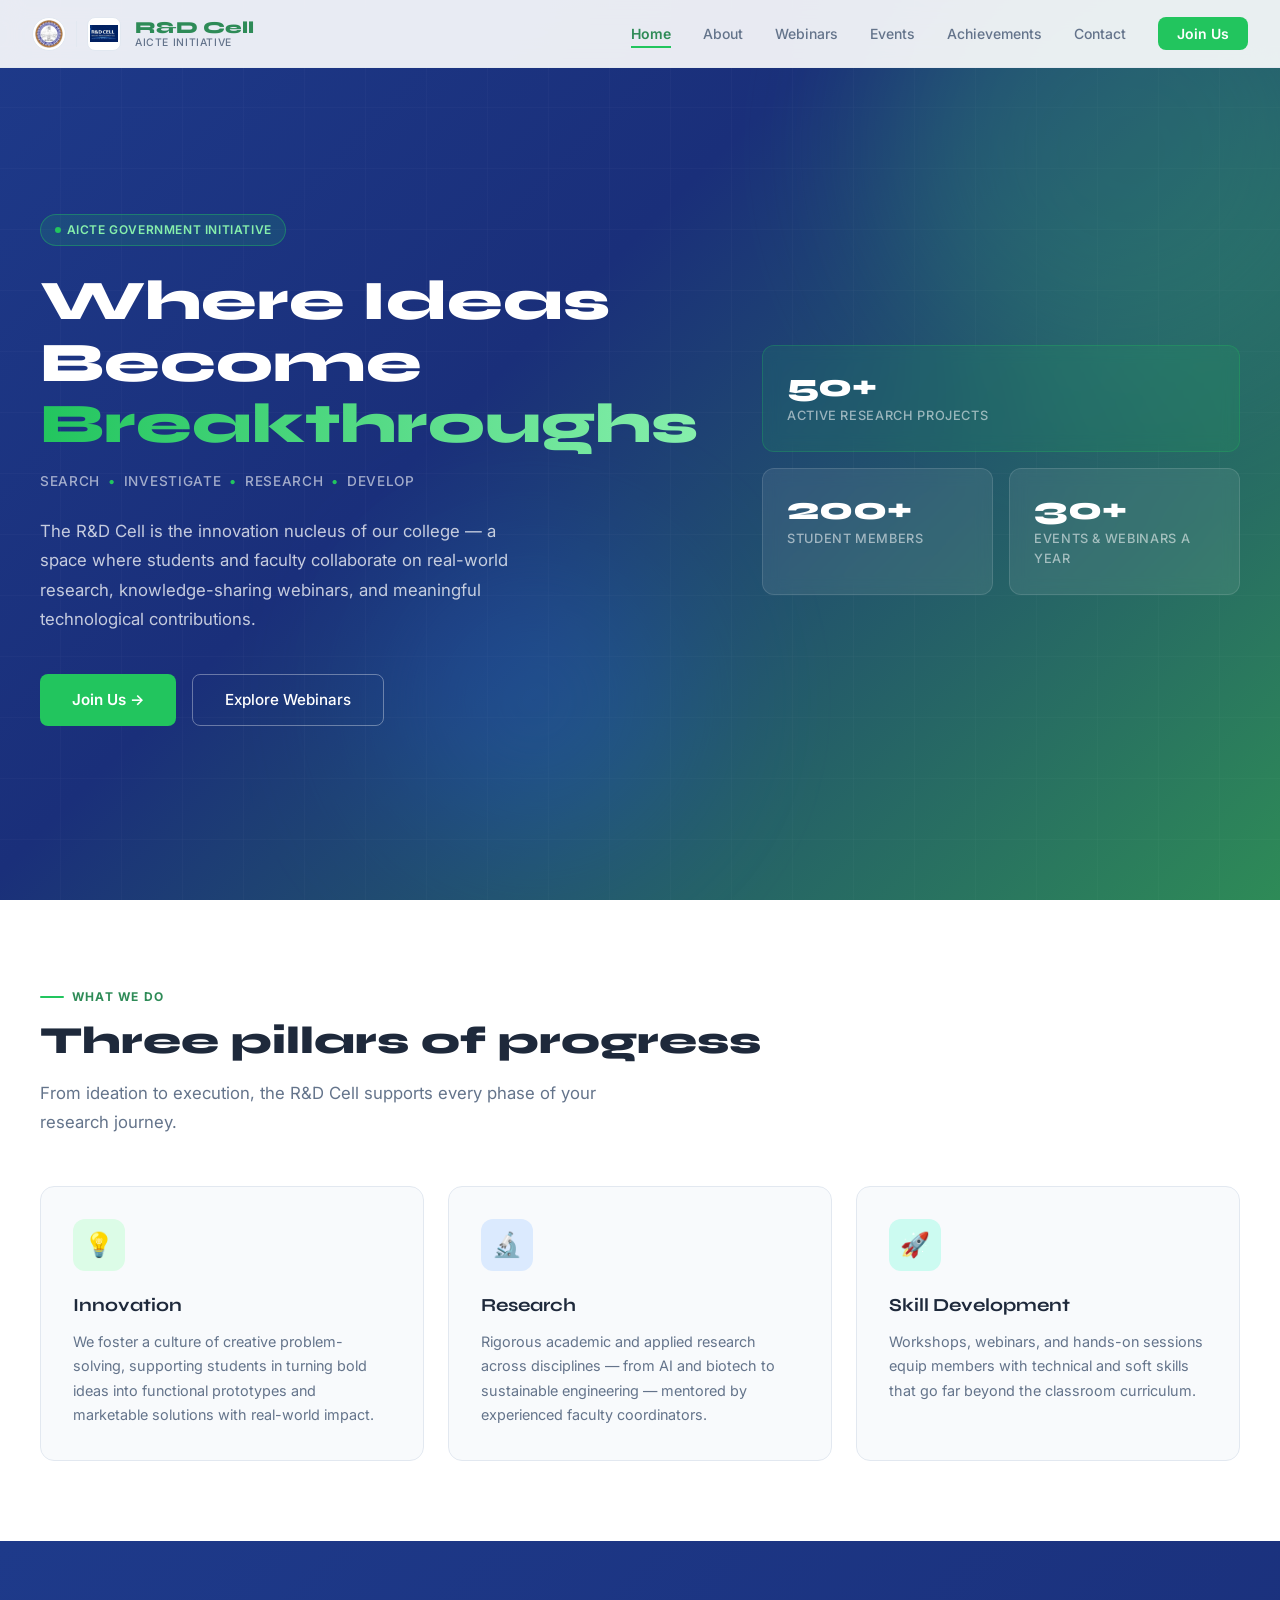
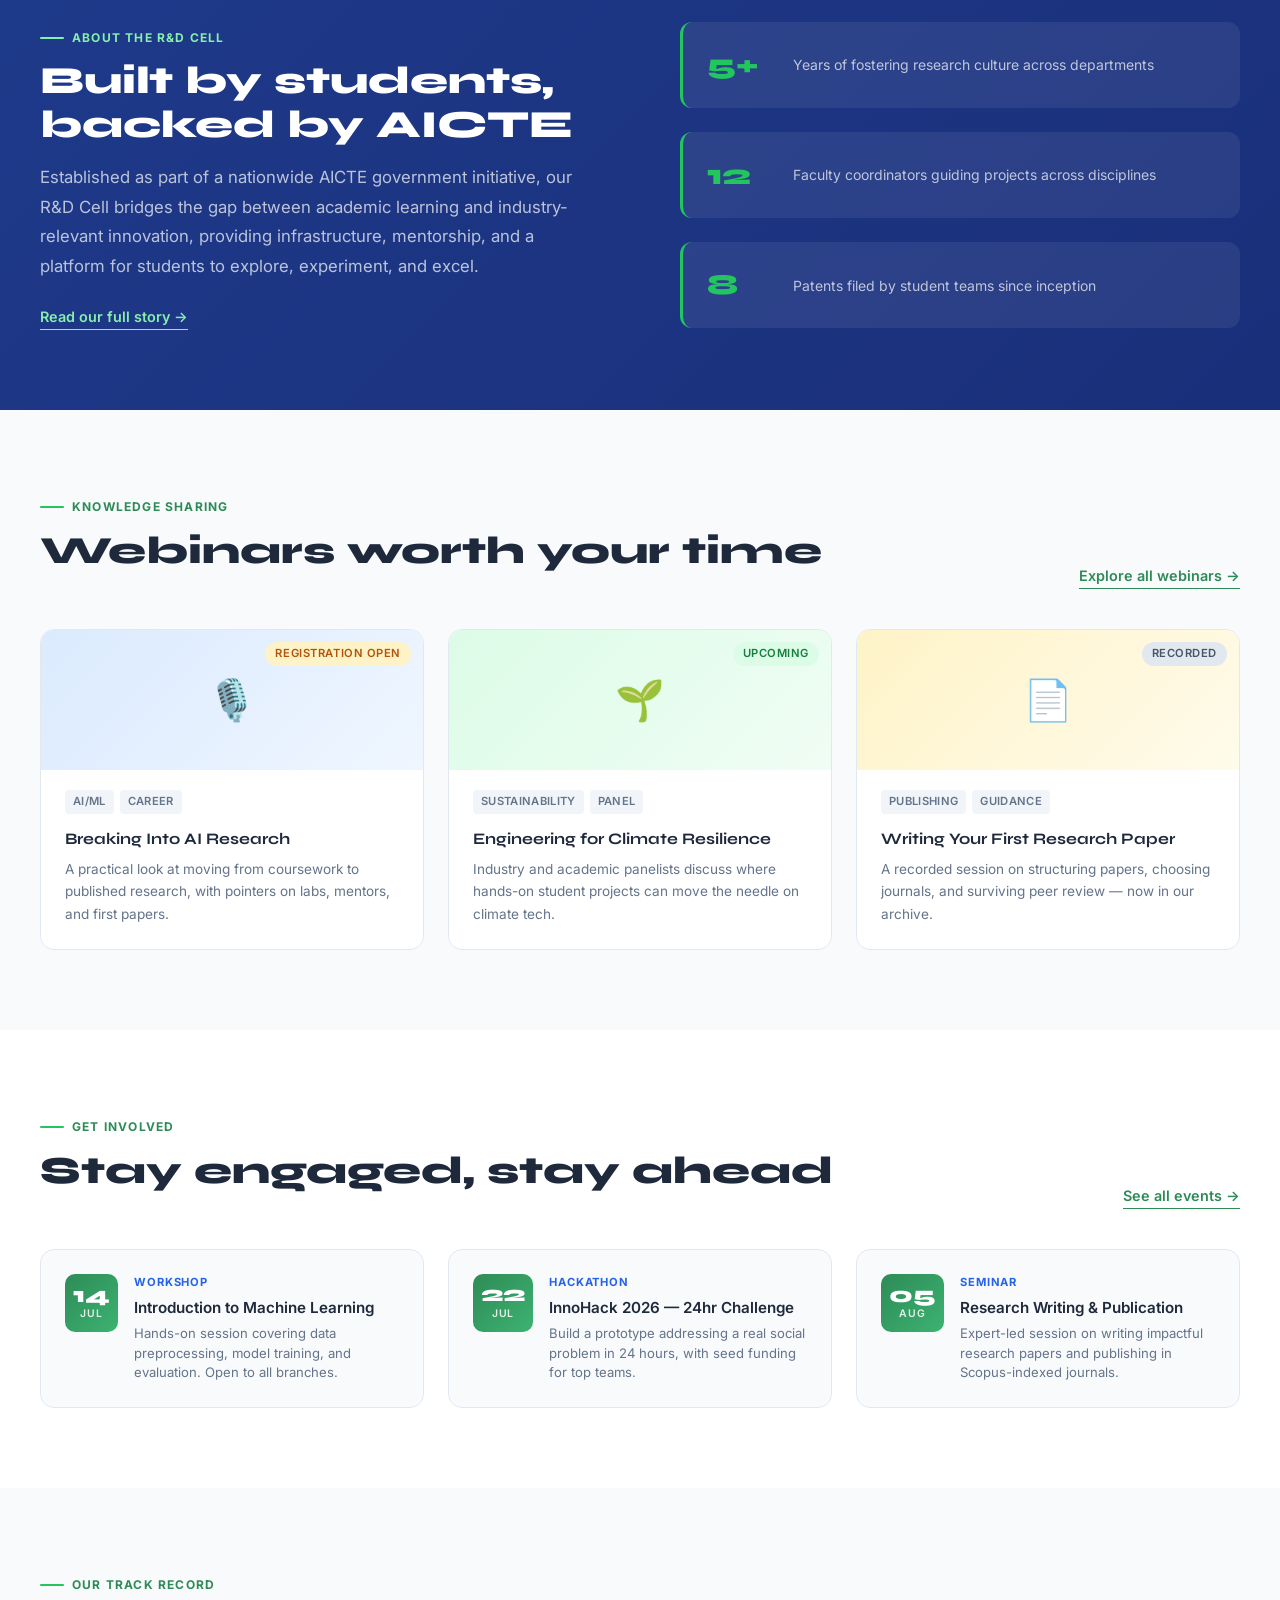
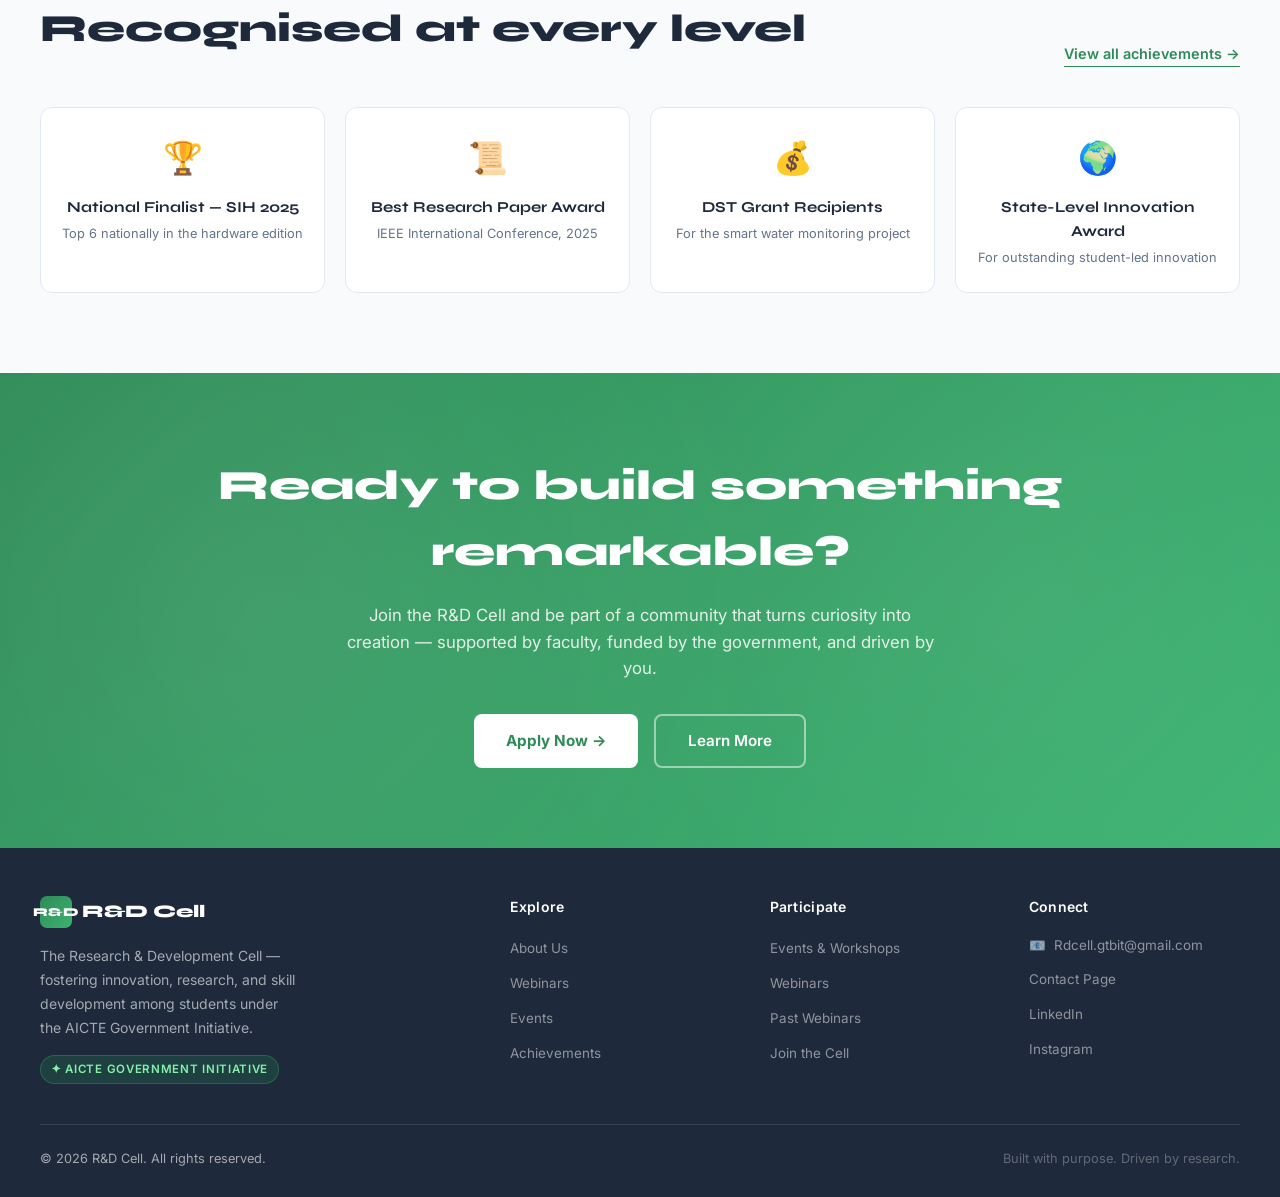
<file: index.html>
<!DOCTYPE html>
<html lang="en">
<head>
<meta charset="UTF-8">
<meta name="viewport" content="width=device-width, initial-scale=1.0">
<title>R&D Cell — Research & Development</title>
<link rel="preconnect" href="https://fonts.googleapis.com">
<link href="https://fonts.googleapis.com/css2?family=Inter:wght@300;400;500;600;700&family=Syne:wght@700;800&display=swap" rel="stylesheet">
<link rel="stylesheet" href="styles.css">
</head>
<body>

<!-- NAV -->
<nav>
  <a href="index.html" class="nav-brand">
    <div class="nav-brand-logos">
      <img src="gtbitlogo.jpeg" alt="College Logo" class="round">
      <div class="nav-divider"></div>
      <img src="rdlogo.jpeg" alt="R&D Cell Logo">
    </div>
    <div class="nav-wordmark">R&D Cell<span>AICTE Initiative</span></div>
  </a>
  <button class="nav-toggle" id="navToggle" aria-label="Open menu" aria-expanded="false" aria-controls="navLinks">
    <span></span><span></span><span></span>
  </button>
  <ul class="nav-links" id="navLinks">
    <li><a href="index.html" class="active">Home</a></li>
    <li><a href="about.html">About</a></li>
    <li><a href="webinars.html">Webinars</a></li>
    <li><a href="events.html">Events</a></li>
    <li><a href="achievements.html">Achievements</a></li>
    <li><a href="contact.html">Contact</a></li>
    <li><a href="contact.html#join" class="nav-cta">Join Us</a></li>
  </ul>
</nav>

<!-- HERO -->
<section class="hero" id="home">
  <div class="hero-bg-pattern"></div>
  <div class="hero-blob blob-1"></div>
  <div class="hero-blob blob-2"></div>
  <div class="hero-inner">
    <div class="hero-left">
      <div class="hero-badge">AICTE Government Initiative</div>
      <h1>Where Ideas<br>Become <span>Breakthroughs</span></h1>
      <div class="hero-tagline">
        <span>Search</span>
        <span class="dot">•</span>
        <span>Investigate</span>
        <span class="dot">•</span>
        <span>Research</span>
        <span class="dot">•</span>
        <span>Develop</span>
      </div>
      <p class="hero-desc">
        The R&D Cell is the innovation nucleus of our college — a space where students and faculty collaborate on real-world research, knowledge-sharing webinars, and meaningful technological contributions.
      </p>
      <div class="hero-actions">
        <a href="contact.html#join" class="btn-primary">Join Us →</a>
        <a href="webinars.html" class="btn-outline">Explore Webinars</a>
      </div>
    </div>
    <div class="hero-right">
      <div class="hero-stat-card">
        <div class="stat-num"><span data-count="50" data-suffix="+">0</span></div>
        <div class="stat-label">Active Research Projects</div>
      </div>
      <div class="hero-stat-card">
        <div class="stat-num"><span data-count="200" data-suffix="+">0</span></div>
        <div class="stat-label">Student Members</div>
      </div>
      <div class="hero-stat-card">
        <div class="stat-num"><span data-count="30" data-suffix="+">0</span></div>
        <div class="stat-label">Events & Webinars a Year</div>
      </div>
    </div>
  </div>
</section>

<!-- OVERVIEW CARDS -->
<section class="overview-section" id="overview">
  <div class="section-inner reveal">
    <div class="section-eyebrow">What we do</div>
    <h2 class="section-heading">Three pillars of progress</h2>
    <p class="section-sub">From ideation to execution, the R&D Cell supports every phase of your research journey.</p>

    <div class="overview-grid reveal-stagger">
      <div class="overview-card">
        <div class="card-icon green">💡</div>
        <h3>Innovation</h3>
        <p>We foster a culture of creative problem-solving, supporting students in turning bold ideas into functional prototypes and marketable solutions with real-world impact.</p>
        <div class="card-accent-line" style="background: linear-gradient(90deg, #2E8B57, #22C55E);"></div>
      </div>
      <div class="overview-card">
        <div class="card-icon blue">🔬</div>
        <h3>Research</h3>
        <p>Rigorous academic and applied research across disciplines — from AI and biotech to sustainable engineering — mentored by experienced faculty coordinators.</p>
        <div class="card-accent-line" style="background: linear-gradient(90deg, #1E3A8A, #2563EB);"></div>
      </div>
      <div class="overview-card">
        <div class="card-icon teal">🚀</div>
        <h3>Skill Development</h3>
        <p>Workshops, webinars, and hands-on sessions equip members with technical and soft skills that go far beyond the classroom curriculum.</p>
        <div class="card-accent-line" style="background: linear-gradient(90deg, #0f766e, #14b8a6);"></div>
      </div>
    </div>
  </div>
</section>

<!-- ABOUT BRIEF -->
<section class="about-section" id="about">
  <div class="about-inner reveal">
    <div>
      <div class="section-eyebrow">About the R&D Cell</div>
      <h2 class="section-heading">Built by students,<br>backed by AICTE</h2>
      <p class="section-sub">
        Established as part of a nationwide AICTE government initiative, our R&D Cell bridges the gap between academic learning and industry-relevant innovation, providing infrastructure, mentorship, and a platform for students to explore, experiment, and excel.
      </p>
      <a href="about.html" class="view-all-link" style="color:#86efac; border-color:#86efac; margin-top:1.5rem; display:inline-flex;">Read our full story →</a>
    </div>
    <div class="about-right">
      <div class="about-metric">
        <div class="metric-val">5+</div>
        <div class="metric-label">Years of fostering research culture across departments</div>
      </div>
      <div class="about-metric">
        <div class="metric-val">12</div>
        <div class="metric-label">Faculty coordinators guiding projects across disciplines</div>
      </div>
      <div class="about-metric">
        <div class="metric-val">8</div>
        <div class="metric-label">Patents filed by student teams since inception</div>
      </div>
    </div>
  </div>
</section>

<!-- WEBINARS BRIEF -->
<section class="webinars-section" id="webinars">
  <div class="section-inner reveal">
    <div class="webinars-header">
      <div>
        <div class="section-eyebrow">Knowledge Sharing</div>
        <h2 class="section-heading">Webinars worth your time</h2>
      </div>
      <a href="webinars.html" class="view-all-link">Explore all webinars →</a>
    </div>
    <div class="webinars-grid reveal-stagger">
      <div class="webinar-card">
        <div class="webinar-card-top" style="background: linear-gradient(135deg, #dbeafe, #eff6ff);">
          🎙️
          <span class="status-badge status-open">Registration Open</span>
        </div>
        <div class="webinar-card-body">
          <div class="webinar-meta"><span class="tag">AI/ML</span><span class="tag">Career</span></div>
          <h3>Breaking Into AI Research</h3>
          <p>A practical look at moving from coursework to published research, with pointers on labs, mentors, and first papers.</p>
        </div>
      </div>
      <div class="webinar-card">
        <div class="webinar-card-top" style="background: linear-gradient(135deg, #dcfce7, #f0fdf4);">
          🌱
          <span class="status-badge status-upcoming">Upcoming</span>
        </div>
        <div class="webinar-card-body">
          <div class="webinar-meta"><span class="tag">Sustainability</span><span class="tag">Panel</span></div>
          <h3>Engineering for Climate Resilience</h3>
          <p>Industry and academic panelists discuss where hands-on student projects can move the needle on climate tech.</p>
        </div>
      </div>
      <div class="webinar-card">
        <div class="webinar-card-top" style="background: linear-gradient(135deg, #fef3c7, #fffbeb);">
          📄
          <span class="status-badge status-past">Recorded</span>
        </div>
        <div class="webinar-card-body">
          <div class="webinar-meta"><span class="tag">Publishing</span><span class="tag">Guidance</span></div>
          <h3>Writing Your First Research Paper</h3>
          <p>A recorded session on structuring papers, choosing journals, and surviving peer review — now in our archive.</p>
        </div>
      </div>
    </div>
  </div>
</section>

<!-- EVENTS BRIEF -->
<section class="events-section" id="events">
  <div class="section-inner reveal">
    <div class="webinars-header">
      <div>
        <div class="section-eyebrow">Get Involved</div>
        <h2 class="section-heading">Stay engaged, stay ahead</h2>
      </div>
      <a href="events.html" class="view-all-link">See all events →</a>
    </div>
    <div class="events-grid reveal-stagger">
      <div class="event-card">
        <div class="event-date"><div class="day">14</div><div class="month">Jul</div></div>
        <div>
          <div class="event-type">Workshop</div>
          <h3>Introduction to Machine Learning</h3>
          <p>Hands-on session covering data preprocessing, model training, and evaluation. Open to all branches.</p>
        </div>
      </div>
      <div class="event-card">
        <div class="event-date"><div class="day">22</div><div class="month">Jul</div></div>
        <div>
          <div class="event-type">Hackathon</div>
          <h3>InnoHack 2026 — 24hr Challenge</h3>
          <p>Build a prototype addressing a real social problem in 24 hours, with seed funding for top teams.</p>
        </div>
      </div>
      <div class="event-card">
        <div class="event-date"><div class="day">05</div><div class="month">Aug</div></div>
        <div>
          <div class="event-type">Seminar</div>
          <h3>Research Writing & Publication</h3>
          <p>Expert-led session on writing impactful research papers and publishing in Scopus-indexed journals.</p>
        </div>
      </div>
    </div>
  </div>
</section>

<!-- ACHIEVEMENTS BRIEF -->
<section class="achievements-section" id="achievements">
  <div class="section-inner reveal">
    <div class="webinars-header">
      <div>
        <div class="section-eyebrow">Our Track Record</div>
        <h2 class="section-heading">Recognised at every level</h2>
      </div>
      <a href="achievements.html" class="view-all-link">View all achievements →</a>
    </div>
    <div class="achievements-grid reveal-stagger">
      <div class="achievement-card">
        <div class="ach-icon">🏆</div>
        <h4>National Finalist — SIH 2025</h4>
        <p>Top 6 nationally in the hardware edition</p>
      </div>
      <div class="achievement-card">
        <div class="ach-icon">📜</div>
        <h4>Best Research Paper Award</h4>
        <p>IEEE International Conference, 2025</p>
      </div>
      <div class="achievement-card">
        <div class="ach-icon">💰</div>
        <h4>DST Grant Recipients</h4>
        <p>For the smart water monitoring project</p>
      </div>
      <div class="achievement-card">
        <div class="ach-icon">🌍</div>
        <h4>State-Level Innovation Award</h4>
        <p>For outstanding student-led innovation</p>
      </div>
    </div>
  </div>
</section>

<!-- JOIN CTA -->
<section class="join-section" id="join">
  <div class="join-inner reveal">
    <h2>Ready to build something remarkable?</h2>
    <p>Join the R&D Cell and be part of a community that turns curiosity into creation — supported by faculty, funded by the government, and driven by you.</p>
    <div class="cta-btns">
      <a href="contact.html#join" class="btn-white">Apply Now →</a>
      <a href="about.html" class="btn-ghost">Learn More</a>
    </div>
  </div>
</section>

<!-- FOOTER -->
<footer id="contact">
  <div class="footer-inner">
    <div class="footer-brand">
      <div class="footer-logo"><div class="logo-mark">R&D</div>R&D Cell</div>
      <p class="footer-desc">The Research & Development Cell — fostering innovation, research, and skill development among students under the AICTE Government Initiative.</p>
      <div class="aicte-badge">✦ AICTE Government Initiative</div>
    </div>
    <div class="footer-col">
      <h4>Explore</h4>
      <ul>
        <li><a href="about.html">About Us</a></li>
        <li><a href="webinars.html">Webinars</a></li>
        <li><a href="events.html">Events</a></li>
        <li><a href="achievements.html">Achievements</a></li>
      </ul>
    </div>
    <div class="footer-col">
      <h4>Participate</h4>
      <ul>
        <li><a href="events.html">Events & Workshops</a></li>
        <li><a href="webinars.html">Webinars</a></li>
        <li><a href="webinars-past.html">Past Webinars</a></li>
        <li><a href="contact.html#join">Join the Cell</a></li>
      </ul>
    </div>
    <div class="footer-col">
      <h4>Connect</h4>
      <ul>
        <li class="footer-contact">📧 <a href="mailto:Rdcell.gtbit@gmail.com">Rdcell.gtbit@gmail.com</a></li>
        <li><a href="contact.html">Contact Page</a></li>
        <li><a href="#">LinkedIn</a></li>
        <li><a href="#">Instagram</a></li>
      </ul>
    </div>
  </div>
  <div class="footer-bottom">
    <span>© 2026 R&D Cell. All rights reserved.</span>
    <span style="color: rgba(255,255,255,0.3);">Built with purpose. Driven by research.</span>
  </div>
</footer>

<script src="common.js"></script>
</body>
</html>
</file>
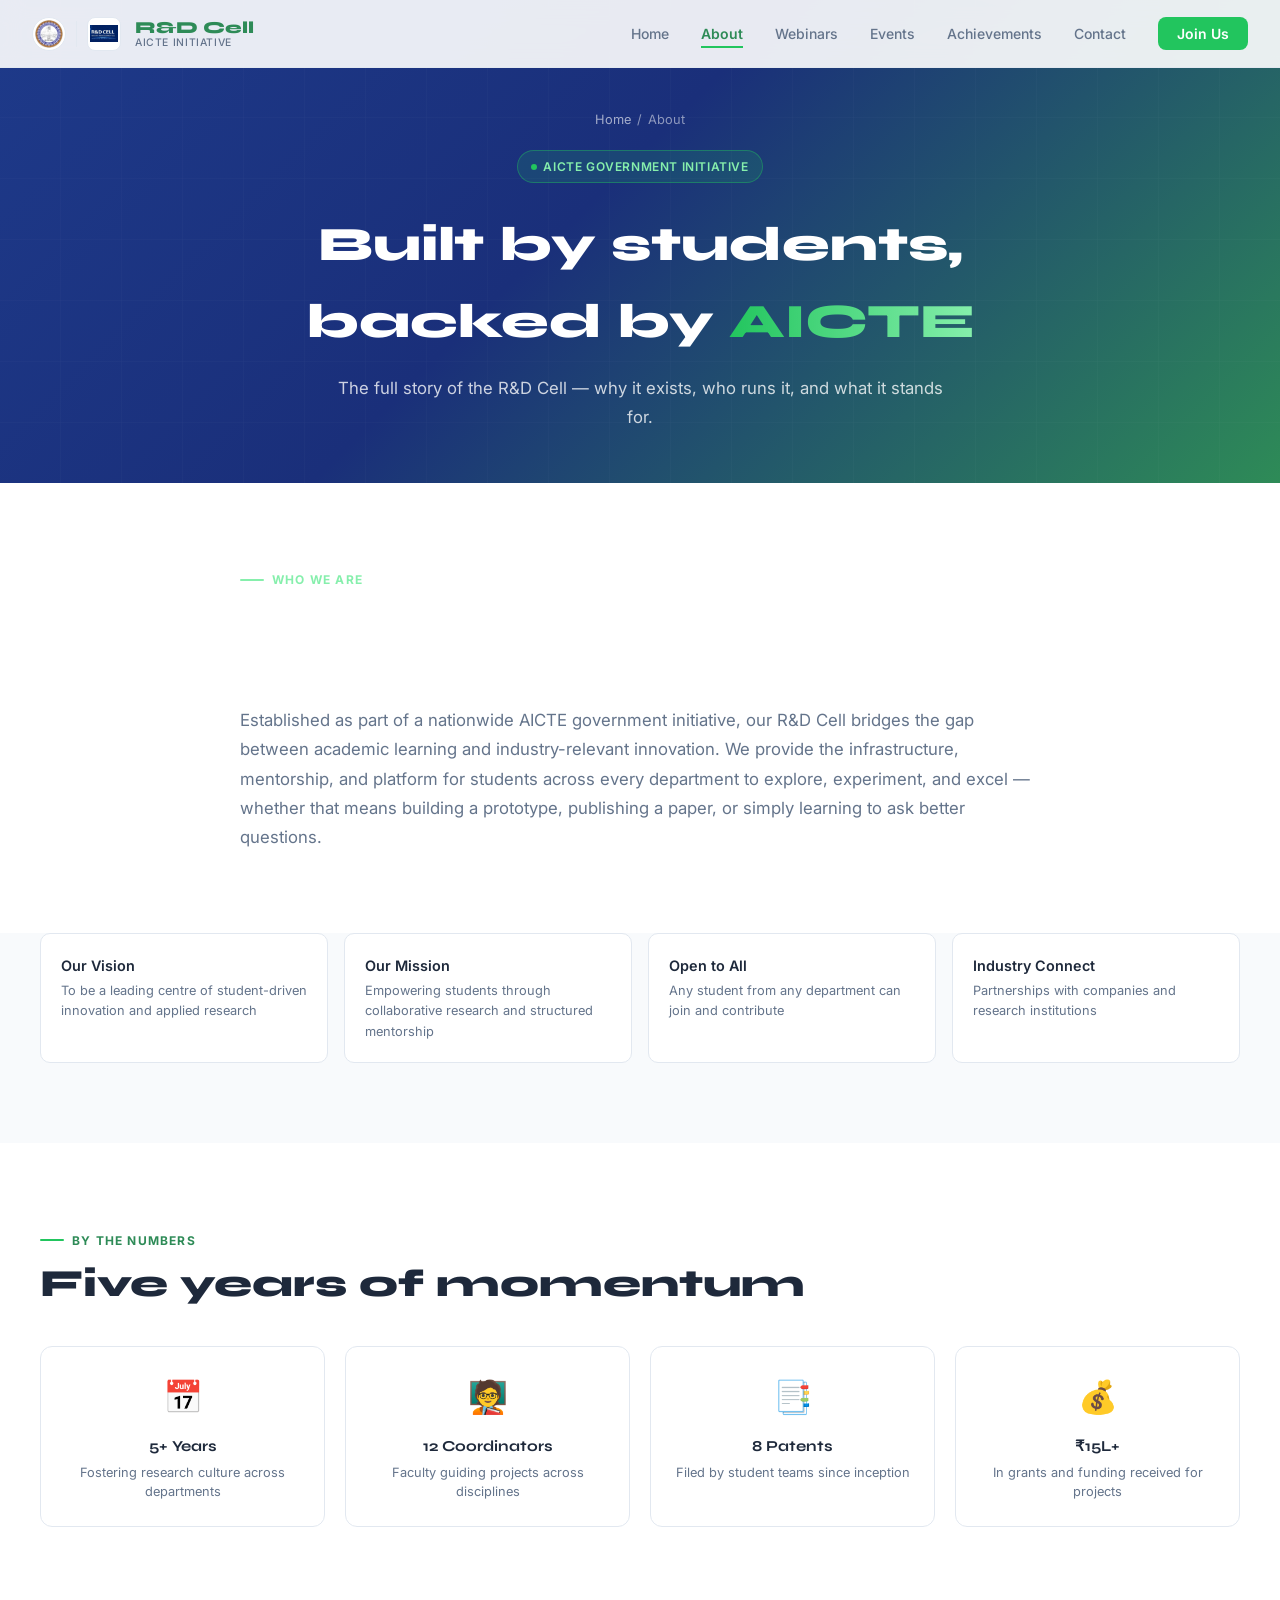
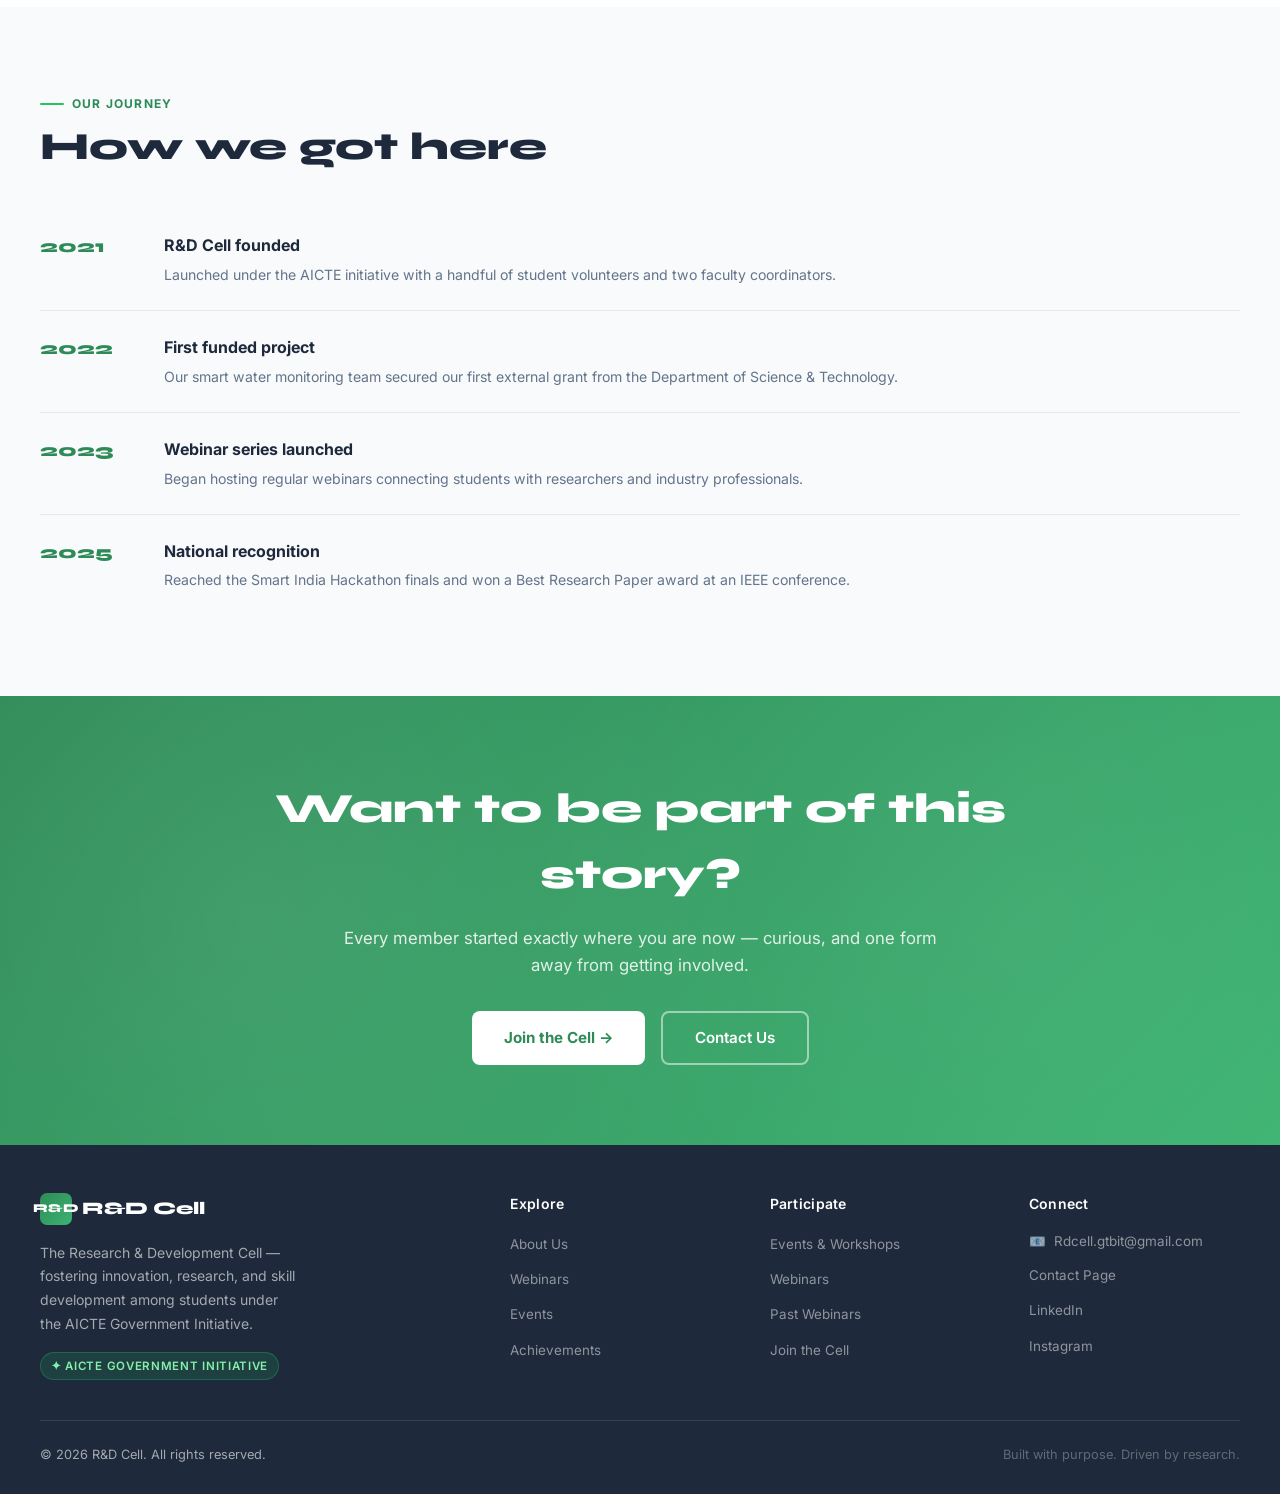
<file: about.html>
<!DOCTYPE html>
<html lang="en">
<head>
<meta charset="UTF-8">
<meta name="viewport" content="width=device-width, initial-scale=1.0">
<title>About — R&D Cell</title>
<link rel="preconnect" href="https://fonts.googleapis.com">
<link href="https://fonts.googleapis.com/css2?family=Inter:wght@300;400;500;600;700&family=Syne:wght@700;800&display=swap" rel="stylesheet">
<link rel="stylesheet" href="styles.css">
</head>
<body>

<nav>
  <a href="index.html" class="nav-brand">
    <div class="nav-brand-logos">
      <img src="gtbitlogo.jpeg" alt="College Logo" class="round">
      <div class="nav-divider"></div>
      <img src="rdlogo.jpeg" alt="R&D Cell Logo">
    </div>
    <div class="nav-wordmark">R&D Cell<span>AICTE Initiative</span></div>
  </a>
  <button class="nav-toggle" id="navToggle" aria-label="Open menu" aria-expanded="false" aria-controls="navLinks">
    <span></span><span></span><span></span>
  </button>
  <ul class="nav-links" id="navLinks">
    <li><a href="index.html">Home</a></li>
    <li><a href="about.html" class="active">About</a></li>
    <li><a href="webinars.html">Webinars</a></li>
    <li><a href="events.html">Events</a></li>
    <li><a href="achievements.html">Achievements</a></li>
    <li><a href="contact.html">Contact</a></li>
    <li><a href="contact.html#join" class="nav-cta">Join Us</a></li>
  </ul>
</nav>

<section class="page-header">
  <div class="hero-bg-pattern"></div>
  <div class="page-header-inner">
    <div class="breadcrumb"><a href="index.html">Home</a><span>/</span><span>About</span></div>
    <div class="hero-badge">AICTE Government Initiative</div>
    <h1>Built by students,<br>backed by <span>AICTE</span></h1>
    <p>The full story of the R&D Cell — why it exists, who runs it, and what it stands for.</p>
  </div>
</section>

<section class="about-section" style="background:var(--white); color:var(--text);">
  <div class="section-inner reveal" style="max-width:800px;">
    <div class="section-eyebrow">Who we are</div>
    <h2 class="section-heading">A nationwide initiative, a local community</h2>
    <p class="section-sub" style="max-width:100%; color:var(--text-muted);">
      Established as part of a nationwide AICTE government initiative, our R&D Cell bridges the gap between academic learning and industry-relevant innovation. We provide the infrastructure, mentorship, and platform for students across every department to explore, experiment, and excel — whether that means building a prototype, publishing a paper, or simply learning to ask better questions.
    </p>
  </div>
</section>

<section style="background:var(--bg); padding-top:0;">
  <div class="section-inner reveal">
    <div class="about-pillars" style="grid-template-columns:repeat(4,1fr); margin-top:0;">
      <div class="pillar" style="background:var(--white); border-color:var(--card-border);">
        <div class="pillar-title" style="color:var(--text);">Our Vision</div>
        <div class="pillar-desc" style="color:var(--text-muted);">To be a leading centre of student-driven innovation and applied research</div>
      </div>
      <div class="pillar" style="background:var(--white); border-color:var(--card-border);">
        <div class="pillar-title" style="color:var(--text);">Our Mission</div>
        <div class="pillar-desc" style="color:var(--text-muted);">Empowering students through collaborative research and structured mentorship</div>
      </div>
      <div class="pillar" style="background:var(--white); border-color:var(--card-border);">
        <div class="pillar-title" style="color:var(--text);">Open to All</div>
        <div class="pillar-desc" style="color:var(--text-muted);">Any student from any department can join and contribute</div>
      </div>
      <div class="pillar" style="background:var(--white); border-color:var(--card-border);">
        <div class="pillar-title" style="color:var(--text);">Industry Connect</div>
        <div class="pillar-desc" style="color:var(--text-muted);">Partnerships with companies and research institutions</div>
      </div>
    </div>
  </div>
</section>

<section class="overview-section">
  <div class="section-inner reveal">
    <div class="section-eyebrow">By the numbers</div>
    <h2 class="section-heading">Five years of momentum</h2>
    <div class="achievements-grid reveal-stagger" style="grid-template-columns:repeat(4,1fr); margin-top:2.5rem;">
      <div class="achievement-card">
        <div class="ach-icon">📅</div>
        <h4><span data-count="5" data-suffix="+">0</span> Years</h4>
        <p>Fostering research culture across departments</p>
      </div>
      <div class="achievement-card">
        <div class="ach-icon">🧑‍🏫</div>
        <h4><span data-count="12">0</span> Coordinators</h4>
        <p>Faculty guiding projects across disciplines</p>
      </div>
      <div class="achievement-card">
        <div class="ach-icon">📑</div>
        <h4><span data-count="8">0</span> Patents</h4>
        <p>Filed by student teams since inception</p>
      </div>
      <div class="achievement-card">
        <div class="ach-icon">💰</div>
        <h4>₹15L+</h4>
        <p>In grants and funding received for projects</p>
      </div>
    </div>
  </div>
</section>

<section style="background:var(--bg);">
  <div class="section-inner reveal">
    <div class="section-eyebrow">Our Journey</div>
    <h2 class="section-heading">How we got here</h2>
    <div class="timeline">
      <div class="timeline-item">
        <div class="timeline-year">2021</div>
        <div>
          <h4>R&D Cell founded</h4>
          <p>Launched under the AICTE initiative with a handful of student volunteers and two faculty coordinators.</p>
        </div>
      </div>
      <div class="timeline-item">
        <div class="timeline-year">2022</div>
        <div>
          <h4>First funded project</h4>
          <p>Our smart water monitoring team secured our first external grant from the Department of Science & Technology.</p>
        </div>
      </div>
      <div class="timeline-item">
        <div class="timeline-year">2023</div>
        <div>
          <h4>Webinar series launched</h4>
          <p>Began hosting regular webinars connecting students with researchers and industry professionals.</p>
        </div>
      </div>
      <div class="timeline-item">
        <div class="timeline-year">2025</div>
        <div>
          <h4>National recognition</h4>
          <p>Reached the Smart India Hackathon finals and won a Best Research Paper award at an IEEE conference.</p>
        </div>
      </div>
    </div>
  </div>
</section>

<section class="join-section" id="join">
  <div class="join-inner reveal">
    <h2>Want to be part of this story?</h2>
    <p>Every member started exactly where you are now — curious, and one form away from getting involved.</p>
    <div class="cta-btns">
      <a href="contact.html#join" class="btn-white">Join the Cell →</a>
      <a href="contact.html" class="btn-ghost">Contact Us</a>
    </div>
  </div>
</section>

<footer id="contact">
  <div class="footer-inner">
    <div class="footer-brand">
      <div class="footer-logo"><div class="logo-mark">R&D</div>R&D Cell</div>
      <p class="footer-desc">The Research & Development Cell — fostering innovation, research, and skill development among students under the AICTE Government Initiative.</p>
      <div class="aicte-badge">✦ AICTE Government Initiative</div>
    </div>
    <div class="footer-col">
      <h4>Explore</h4>
      <ul>
        <li><a href="about.html">About Us</a></li>
        <li><a href="webinars.html">Webinars</a></li>
        <li><a href="events.html">Events</a></li>
        <li><a href="achievements.html">Achievements</a></li>
      </ul>
    </div>
    <div class="footer-col">
      <h4>Participate</h4>
      <ul>
        <li><a href="events.html">Events & Workshops</a></li>
        <li><a href="webinars.html">Webinars</a></li>
        <li><a href="webinars-past.html">Past Webinars</a></li>
        <li><a href="contact.html#join">Join the Cell</a></li>
      </ul>
    </div>
    <div class="footer-col">
      <h4>Connect</h4>
      <ul>
        <li class="footer-contact">📧 <a href="mailto:Rdcell.gtbit@gmail.com">Rdcell.gtbit@gmail.com</a></li>
        <li><a href="contact.html">Contact Page</a></li>
        <li><a href="#">LinkedIn</a></li>
        <li><a href="#">Instagram</a></li>
      </ul>
    </div>
  </div>
  <div class="footer-bottom">
    <span>© 2026 R&D Cell. All rights reserved.</span>
    <span style="color: rgba(255,255,255,0.3);">Built with purpose. Driven by research.</span>
  </div>
</footer>

<script src="common.js"></script>
</body>
</html>
</file>
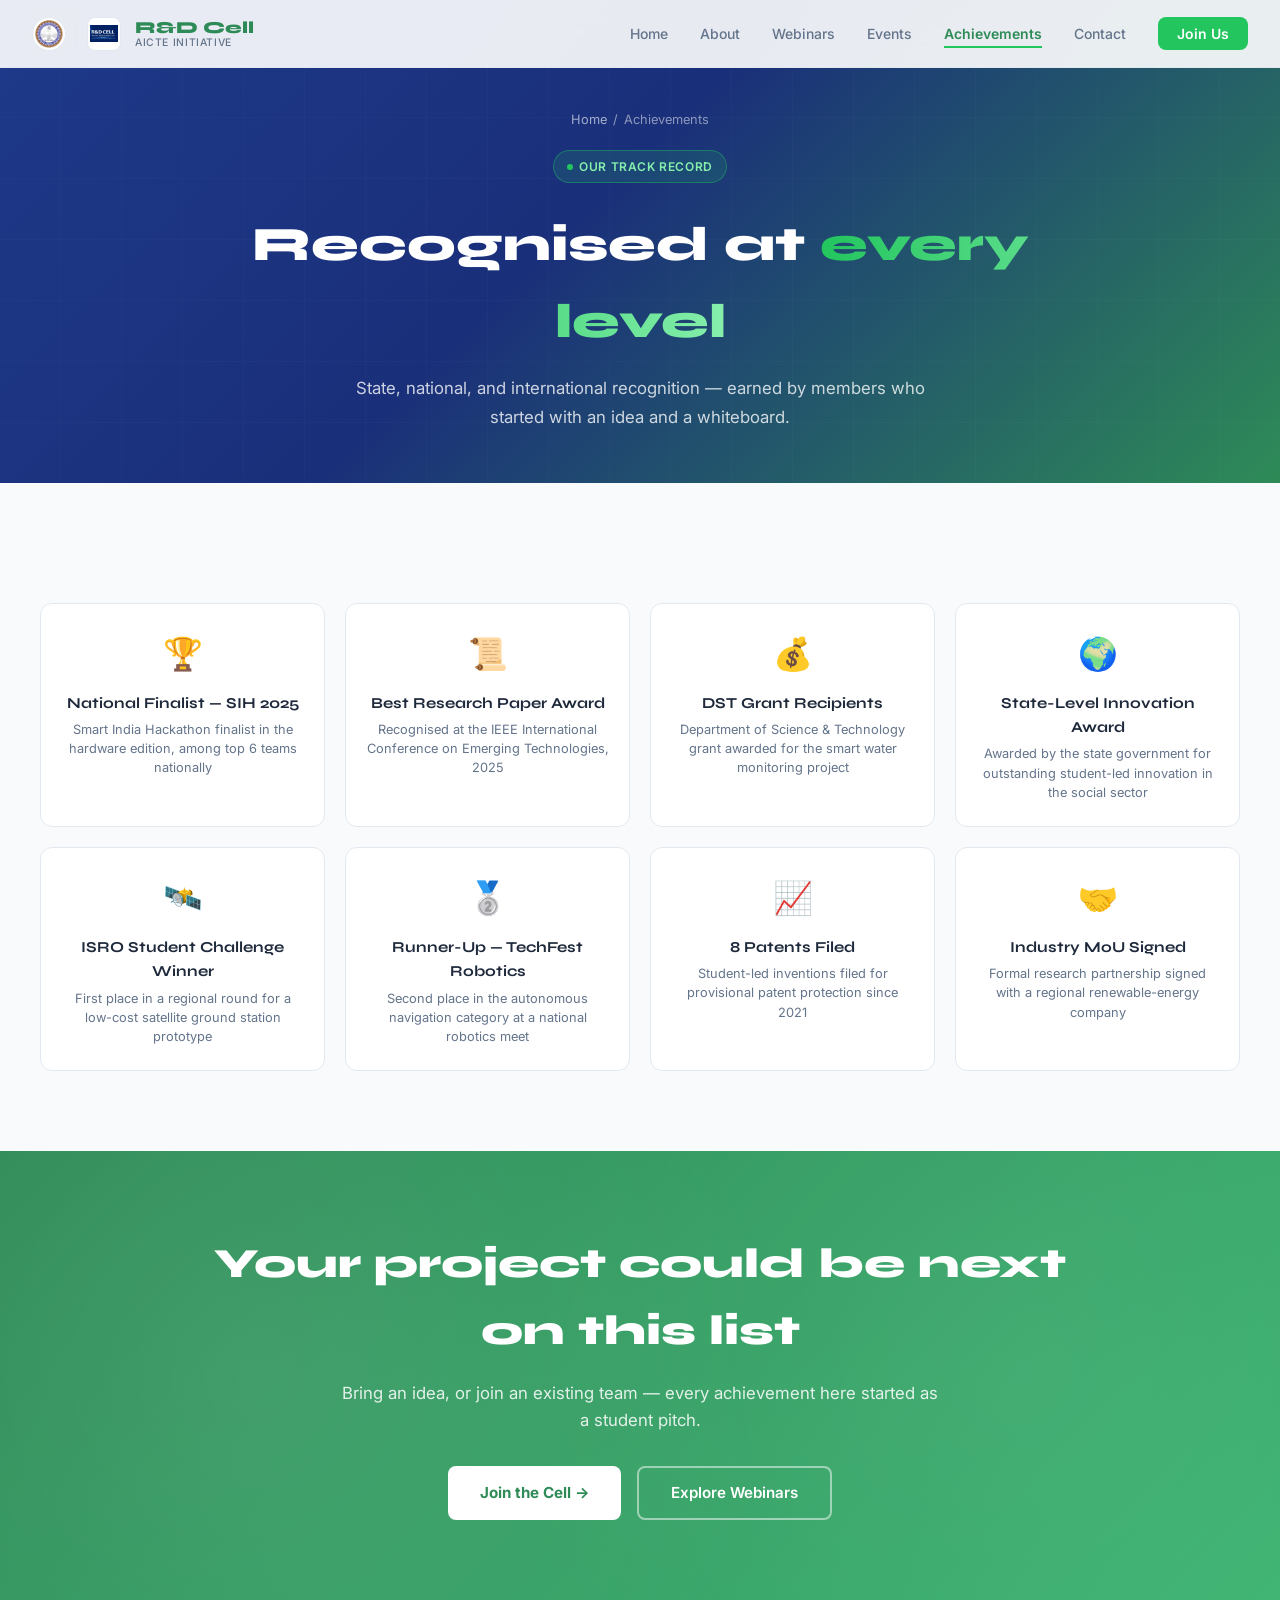
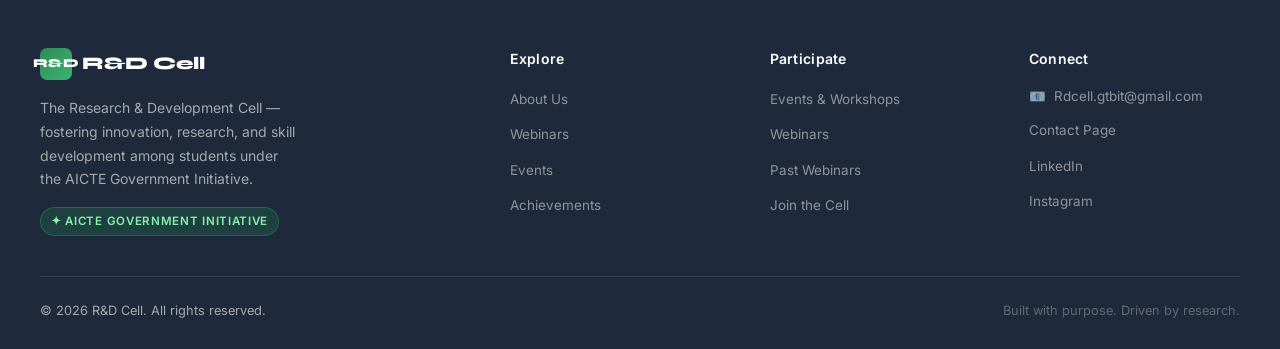
<file: achievements.html>
<!DOCTYPE html>
<html lang="en">
<head>
<meta charset="UTF-8">
<meta name="viewport" content="width=device-width, initial-scale=1.0">
<title>Achievements — R&D Cell</title>
<link rel="preconnect" href="https://fonts.googleapis.com">
<link href="https://fonts.googleapis.com/css2?family=Inter:wght@300;400;500;600;700&family=Syne:wght@700;800&display=swap" rel="stylesheet">
<link rel="stylesheet" href="styles.css">
</head>
<body>

<nav>
  <a href="index.html" class="nav-brand">
    <div class="nav-brand-logos">
      <img src="gtbitlogo.jpeg" alt="College Logo" class="round">
      <div class="nav-divider"></div>
      <img src="rdlogo.jpeg" alt="R&D Cell Logo">
    </div>
    <div class="nav-wordmark">R&D Cell<span>AICTE Initiative</span></div>
  </a>
  <button class="nav-toggle" id="navToggle" aria-label="Open menu" aria-expanded="false" aria-controls="navLinks">
    <span></span><span></span><span></span>
  </button>
  <ul class="nav-links" id="navLinks">
    <li><a href="index.html">Home</a></li>
    <li><a href="about.html">About</a></li>
    <li><a href="webinars.html">Webinars</a></li>
    <li><a href="events.html">Events</a></li>
    <li><a href="achievements.html" class="active">Achievements</a></li>
    <li><a href="contact.html">Contact</a></li>
    <li><a href="contact.html#join" class="nav-cta">Join Us</a></li>
  </ul>
</nav>

<section class="page-header">
  <div class="hero-bg-pattern"></div>
  <div class="page-header-inner">
    <div class="breadcrumb"><a href="index.html">Home</a><span>/</span><span>Achievements</span></div>
    <div class="hero-badge">Our Track Record</div>
    <h1>Recognised at <span>every level</span></h1>
    <p>State, national, and international recognition — earned by members who started with an idea and a whiteboard.</p>
  </div>
</section>

<section class="achievements-section">
  <div class="section-inner reveal">
    <div class="achievements-grid reveal-stagger">
      <div class="achievement-card">
        <div class="ach-icon">🏆</div>
        <h4>National Finalist — SIH 2025</h4>
        <p>Smart India Hackathon finalist in the hardware edition, among top 6 teams nationally</p>
      </div>
      <div class="achievement-card">
        <div class="ach-icon">📜</div>
        <h4>Best Research Paper Award</h4>
        <p>Recognised at the IEEE International Conference on Emerging Technologies, 2025</p>
      </div>
      <div class="achievement-card">
        <div class="ach-icon">💰</div>
        <h4>DST Grant Recipients</h4>
        <p>Department of Science & Technology grant awarded for the smart water monitoring project</p>
      </div>
      <div class="achievement-card">
        <div class="ach-icon">🌍</div>
        <h4>State-Level Innovation Award</h4>
        <p>Awarded by the state government for outstanding student-led innovation in the social sector</p>
      </div>
      <div class="achievement-card">
        <div class="ach-icon">🛰️</div>
        <h4>ISRO Student Challenge Winner</h4>
        <p>First place in a regional round for a low-cost satellite ground station prototype</p>
      </div>
      <div class="achievement-card">
        <div class="ach-icon">🥈</div>
        <h4>Runner-Up — TechFest Robotics</h4>
        <p>Second place in the autonomous navigation category at a national robotics meet</p>
      </div>
      <div class="achievement-card">
        <div class="ach-icon">📈</div>
        <h4>8 Patents Filed</h4>
        <p>Student-led inventions filed for provisional patent protection since 2021</p>
      </div>
      <div class="achievement-card">
        <div class="ach-icon">🤝</div>
        <h4>Industry MoU Signed</h4>
        <p>Formal research partnership signed with a regional renewable-energy company</p>
      </div>
    </div>
  </div>
</section>

<section class="join-section" id="join">
  <div class="join-inner reveal">
    <h2>Your project could be next on this list</h2>
    <p>Bring an idea, or join an existing team — every achievement here started as a student pitch.</p>
    <div class="cta-btns">
      <a href="contact.html#join" class="btn-white">Join the Cell →</a>
      <a href="webinars.html" class="btn-ghost">Explore Webinars</a>
    </div>
  </div>
</section>

<footer id="contact">
  <div class="footer-inner">
    <div class="footer-brand">
      <div class="footer-logo"><div class="logo-mark">R&D</div>R&D Cell</div>
      <p class="footer-desc">The Research & Development Cell — fostering innovation, research, and skill development among students under the AICTE Government Initiative.</p>
      <div class="aicte-badge">✦ AICTE Government Initiative</div>
    </div>
    <div class="footer-col">
      <h4>Explore</h4>
      <ul>
        <li><a href="about.html">About Us</a></li>
        <li><a href="webinars.html">Webinars</a></li>
        <li><a href="events.html">Events</a></li>
        <li><a href="achievements.html">Achievements</a></li>
      </ul>
    </div>
    <div class="footer-col">
      <h4>Participate</h4>
      <ul>
        <li><a href="events.html">Events & Workshops</a></li>
        <li><a href="webinars.html">Webinars</a></li>
        <li><a href="webinars-past.html">Past Webinars</a></li>
        <li><a href="contact.html#join">Join the Cell</a></li>
      </ul>
    </div>
    <div class="footer-col">
      <h4>Connect</h4>
      <ul>
        <li class="footer-contact">📧 <a href="mailto:Rdcell.gtbit@gmail.com">Rdcell.gtbit@gmail.com</a></li>
        <li><a href="contact.html">Contact Page</a></li>
        <li><a href="#">LinkedIn</a></li>
        <li><a href="#">Instagram</a></li>
      </ul>
    </div>
  </div>
  <div class="footer-bottom">
    <span>© 2026 R&D Cell. All rights reserved.</span>
    <span style="color: rgba(255,255,255,0.3);">Built with purpose. Driven by research.</span>
  </div>
</footer>

<script src="common.js"></script>
</body>
</html>
</file>
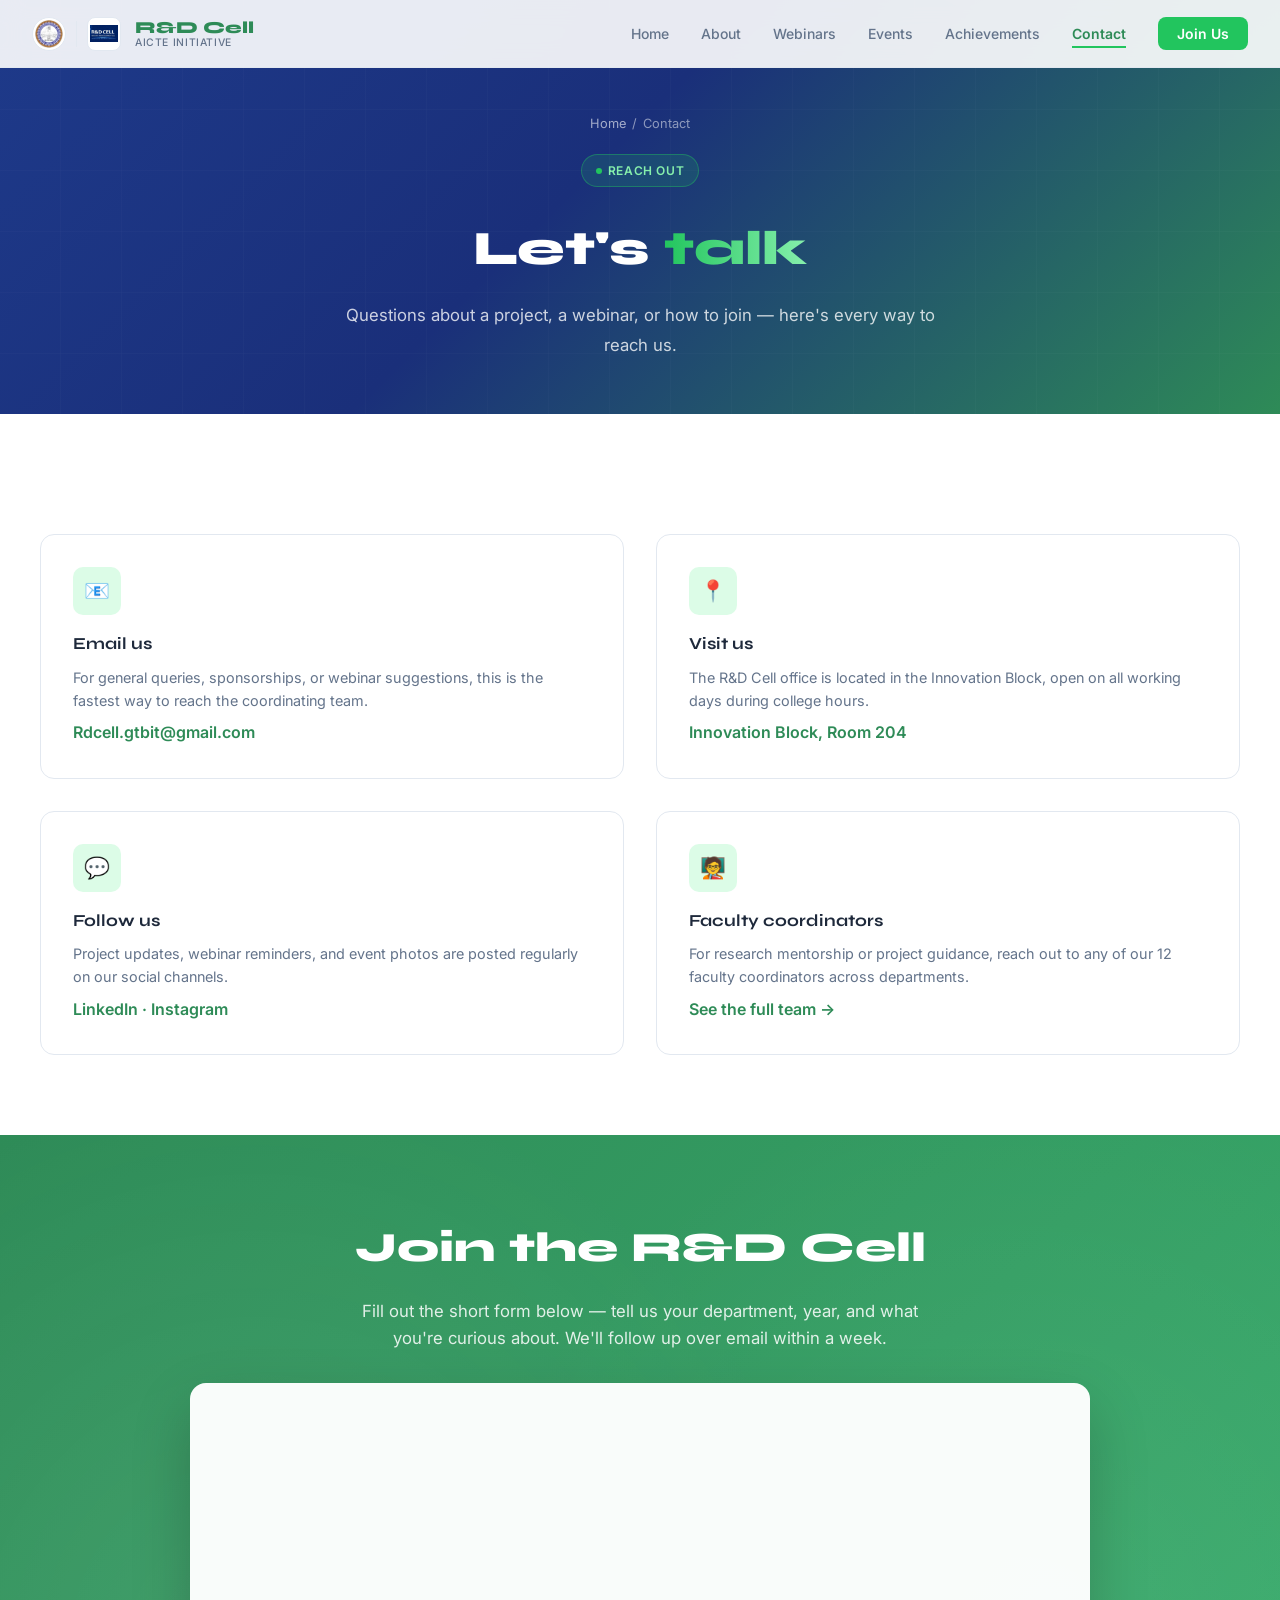
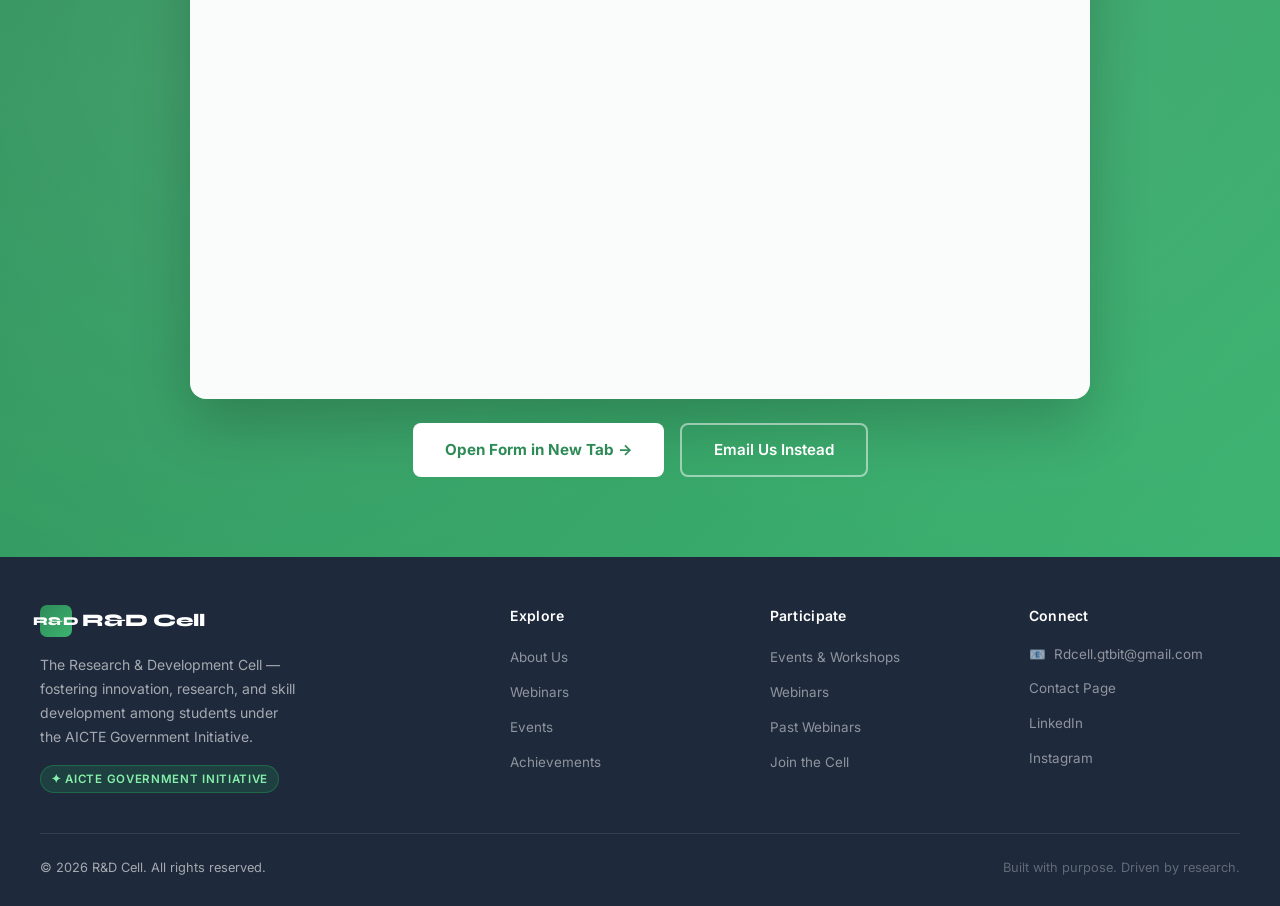
<file: contact.html>
<!DOCTYPE html>
<html lang="en">
<head>
<meta charset="UTF-8">
<meta name="viewport" content="width=device-width, initial-scale=1.0">
<title>Contact & Join — R&D Cell</title>
<link rel="preconnect" href="https://fonts.googleapis.com">
<link href="https://fonts.googleapis.com/css2?family=Inter:wght@300;400;500;600;700&family=Syne:wght@700;800&display=swap" rel="stylesheet">
<link rel="stylesheet" href="styles.css">
</head>
<body>

<nav>
  <a href="index.html" class="nav-brand">
    <div class="nav-brand-logos">
      <img src="gtbitlogo.jpeg" alt="College Logo" class="round">
      <div class="nav-divider"></div>
      <img src="rdlogo.jpeg" alt="R&D Cell Logo">
    </div>
    <div class="nav-wordmark">R&D Cell<span>AICTE Initiative</span></div>
  </a>
  <button class="nav-toggle" id="navToggle" aria-label="Open menu" aria-expanded="false" aria-controls="navLinks">
    <span></span><span></span><span></span>
  </button>
  <ul class="nav-links" id="navLinks">
    <li><a href="index.html">Home</a></li>
    <li><a href="about.html">About</a></li>
    <li><a href="webinars.html">Webinars</a></li>
    <li><a href="events.html">Events</a></li>
    <li><a href="achievements.html">Achievements</a></li>
    <li><a href="contact.html" class="active">Contact</a></li>
    <li><a href="contact.html#join" class="nav-cta">Join Us</a></li>
  </ul>
</nav>

<section class="page-header">
  <div class="hero-bg-pattern"></div>
  <div class="page-header-inner">
    <div class="breadcrumb"><a href="index.html">Home</a><span>/</span><span>Contact</span></div>
    <div class="hero-badge">Reach Out</div>
    <h1>Let's <span>talk</span></h1>
    <p>Questions about a project, a webinar, or how to join — here's every way to reach us.</p>
  </div>
</section>

<section class="overview-section">
  <div class="section-inner reveal">
    <div class="contact-grid">
      <div class="contact-card">
        <div class="contact-icon">📧</div>
        <h3>Email us</h3>
        <p>For general queries, sponsorships, or webinar suggestions, this is the fastest way to reach the coordinating team.</p>
        <a class="contact-link" href="mailto:Rdcell.gtbit@gmail.com">Rdcell.gtbit@gmail.com</a>
      </div>
      <div class="contact-card">
        <div class="contact-icon">📍</div>
        <h3>Visit us</h3>
        <p>The R&D Cell office is located in the Innovation Block, open on all working days during college hours.</p>
        <a class="contact-link" href="#">Innovation Block, Room 204</a>
      </div>
      <div class="contact-card">
        <div class="contact-icon">💬</div>
        <h3>Follow us</h3>
        <p>Project updates, webinar reminders, and event photos are posted regularly on our social channels.</p>
        <a class="contact-link" href="#">LinkedIn · Instagram</a>
      </div>
      <div class="contact-card">
        <div class="contact-icon">🧑‍🏫</div>
        <h3>Faculty coordinators</h3>
        <p>For research mentorship or project guidance, reach out to any of our 12 faculty coordinators across departments.</p>
        <a class="contact-link" href="about.html">See the full team →</a>
      </div>
    </div>
  </div>
</section>

<!-- JOIN / GOOGLE FORM -->
<section class="join-section" id="join">
  <div class="join-inner reveal">
    <h2>Join the R&D Cell</h2>
    <p>Fill out the short form below — tell us your department, year, and what you're curious about. We'll follow up over email within a week.</p>

    <div class="form-frame-wrap">
      <!-- Replace YOUR_FORM_ID below with your real Google Form's embed link (Send → embed <> → copy the src URL) -->
      <iframe src="https://docs.google.com/forms/d/e/1FAIpQLSdRn7B6gCIwH5X9Dz0-Sr7iD-1NvBwJdfAVcz95LTuL-ALoEQ/viewform?embedded=true" title="R&D Cell Registration Form">Loading form…</iframe>
    </div>

    <div class="cta-btns">
      <a href="https://docs.google.com/forms/d/e/1FAIpQLSdRn7B6gCIwH5X9Dz0-Sr7iD-1NvBwJdfAVcz95LTuL-ALoEQ/viewform?usp=header" target="_blank" rel="noopener" class="btn-white">Open Form in New Tab →</a>
      <a href="mailto:Rdcell.gtbit@gmail.com" class="btn-ghost">Email Us Instead</a>
    </div>
  </div>
</section>

<footer>
  <div class="footer-inner">
    <div class="footer-brand">
      <div class="footer-logo"><div class="logo-mark">R&D</div>R&D Cell</div>
      <p class="footer-desc">The Research & Development Cell — fostering innovation, research, and skill development among students under the AICTE Government Initiative.</p>
      <div class="aicte-badge">✦ AICTE Government Initiative</div>
    </div>
    <div class="footer-col">
      <h4>Explore</h4>
      <ul>
        <li><a href="about.html">About Us</a></li>
        <li><a href="webinars.html">Webinars</a></li>
        <li><a href="events.html">Events</a></li>
        <li><a href="achievements.html">Achievements</a></li>
      </ul>
    </div>
    <div class="footer-col">
      <h4>Participate</h4>
      <ul>
        <li><a href="events.html">Events & Workshops</a></li>
        <li><a href="webinars.html">Webinars</a></li>
        <li><a href="webinars-past.html">Past Webinars</a></li>
        <li><a href="contact.html#join">Join the Cell</a></li>
      </ul>
    </div>
    <div class="footer-col">
      <h4>Connect</h4>
      <ul>
        <li class="footer-contact">📧 <a href="mailto:Rdcell.gtbit@gmail.com">Rdcell.gtbit@gmail.com</a></li>
        <li><a href="contact.html">Contact Page</a></li>
        <li><a href="#">LinkedIn</a></li>
        <li><a href="#">Instagram</a></li>
      </ul>
    </div>
  </div>
  <div class="footer-bottom">
    <span>© 2026 R&D Cell. All rights reserved.</span>
    <span style="color: rgba(255,255,255,0.3);">Built with purpose. Driven by research.</span>
  </div>
</footer>

<script src="common.js"></script>
</body>
</html>
</file>
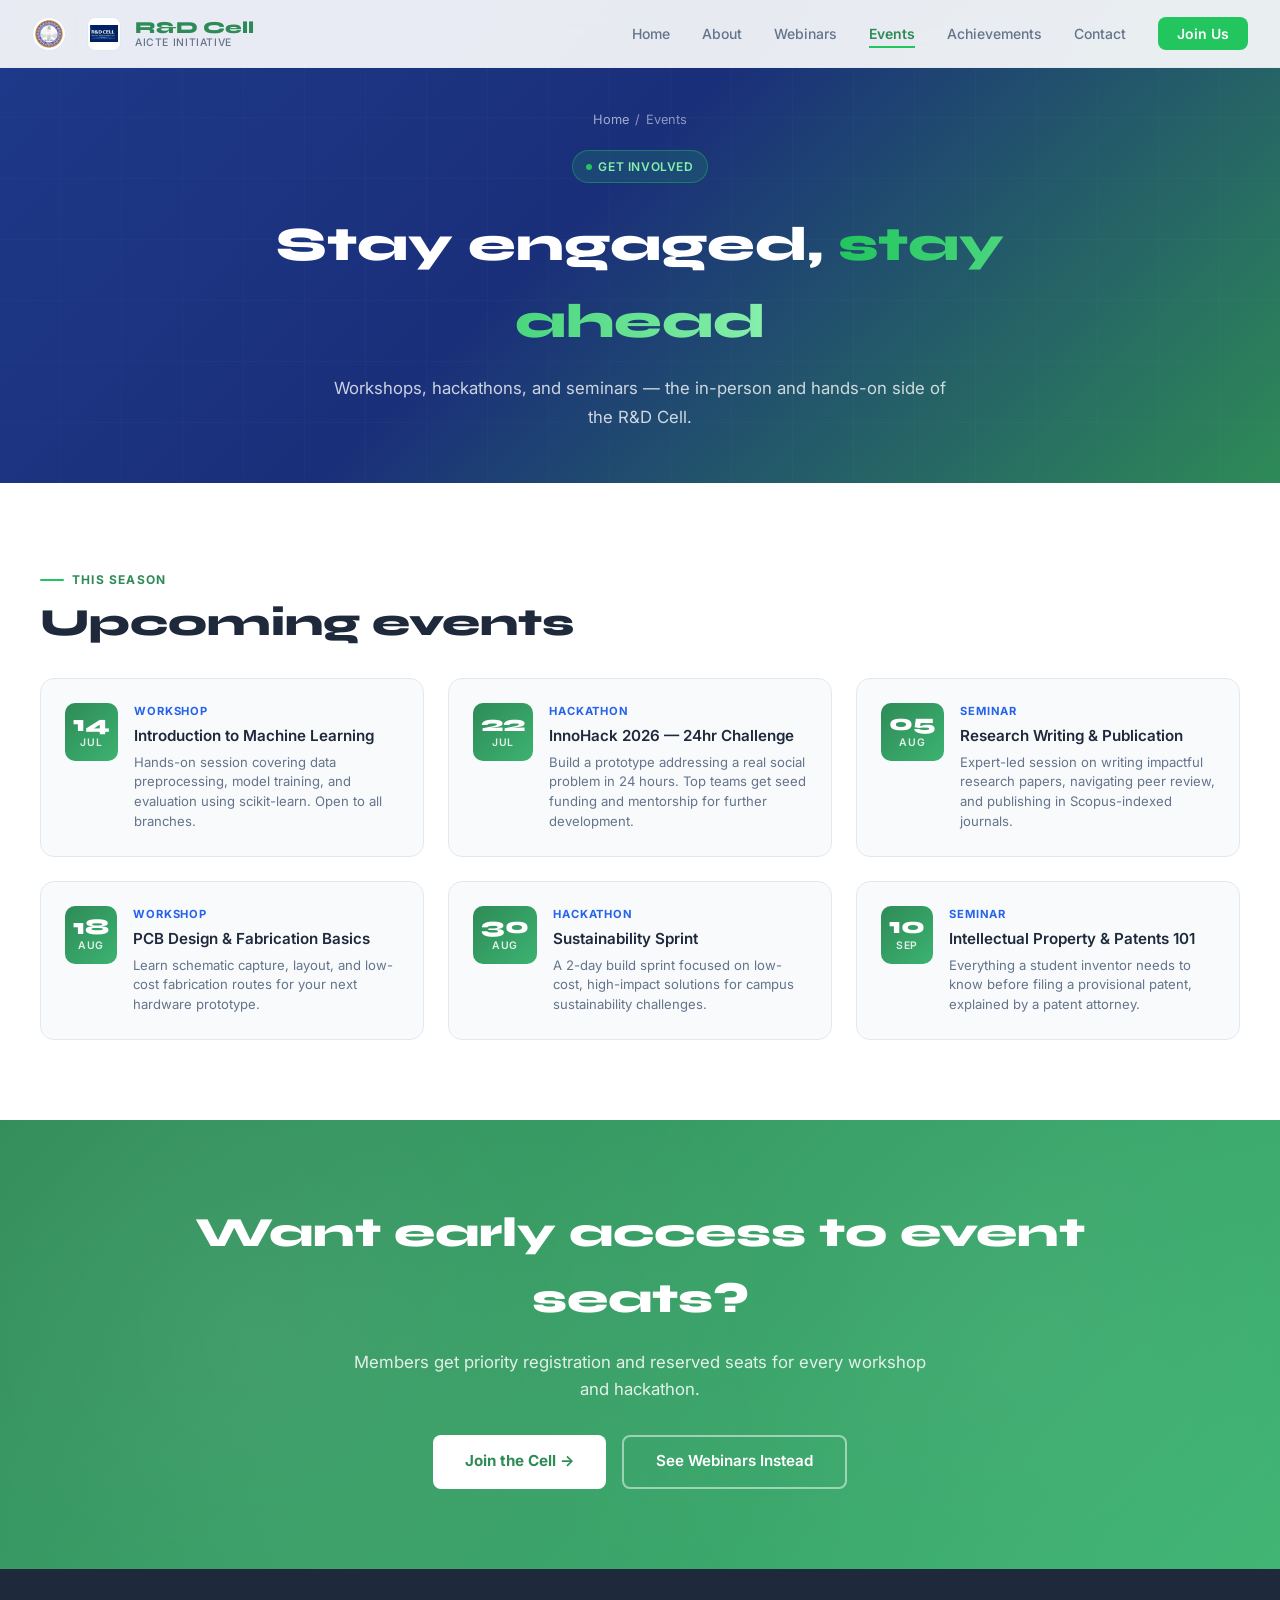
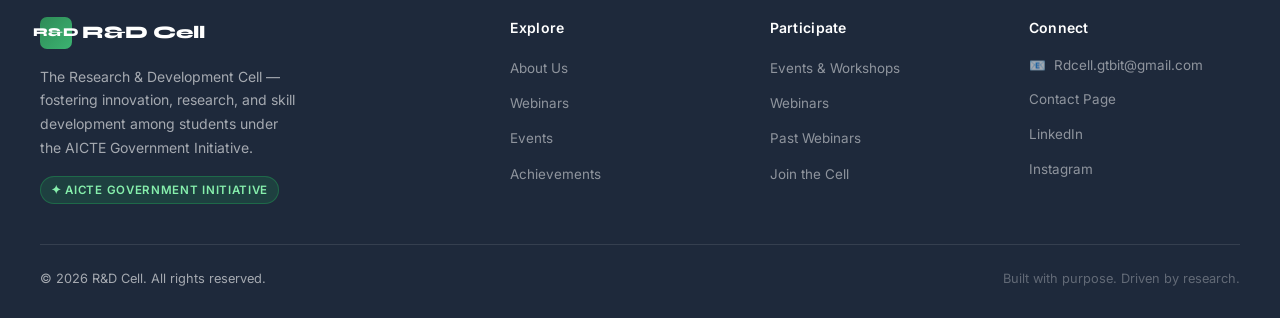
<file: events.html>
<!DOCTYPE html>
<html lang="en">
<head>
<meta charset="UTF-8">
<meta name="viewport" content="width=device-width, initial-scale=1.0">
<title>Events — R&D Cell</title>
<link rel="preconnect" href="https://fonts.googleapis.com">
<link href="https://fonts.googleapis.com/css2?family=Inter:wght@300;400;500;600;700&family=Syne:wght@700;800&display=swap" rel="stylesheet">
<link rel="stylesheet" href="styles.css">
</head>
<body>

<nav>
  <a href="index.html" class="nav-brand">
    <div class="nav-brand-logos">
      <img src="gtbitlogo.jpeg" alt="College Logo" class="round">
      <div class="nav-divider"></div>
      <img src="rdlogo.jpeg" alt="R&D Cell Logo">
    </div>
    <div class="nav-wordmark">R&D Cell<span>AICTE Initiative</span></div>
  </a>
  <button class="nav-toggle" id="navToggle" aria-label="Open menu" aria-expanded="false" aria-controls="navLinks">
    <span></span><span></span><span></span>
  </button>
  <ul class="nav-links" id="navLinks">
    <li><a href="index.html">Home</a></li>
    <li><a href="about.html">About</a></li>
    <li><a href="webinars.html">Webinars</a></li>
    <li><a href="events.html" class="active">Events</a></li>
    <li><a href="achievements.html">Achievements</a></li>
    <li><a href="contact.html">Contact</a></li>
    <li><a href="contact.html#join" class="nav-cta">Join Us</a></li>
  </ul>
</nav>

<section class="page-header">
  <div class="hero-bg-pattern"></div>
  <div class="page-header-inner">
    <div class="breadcrumb"><a href="index.html">Home</a><span>/</span><span>Events</span></div>
    <div class="hero-badge">Get Involved</div>
    <h1>Stay engaged, <span>stay ahead</span></h1>
    <p>Workshops, hackathons, and seminars — the in-person and hands-on side of the R&D Cell.</p>
  </div>
</section>

<section class="events-section">
  <div class="section-inner reveal">
    <div class="section-eyebrow">This season</div>
    <h2 class="section-heading">Upcoming events</h2>
    <div class="events-grid reveal-stagger" style="margin-top:2rem;">
      <div class="event-card">
        <div class="event-date"><div class="day">14</div><div class="month">Jul</div></div>
        <div>
          <div class="event-type">Workshop</div>
          <h3>Introduction to Machine Learning</h3>
          <p>Hands-on session covering data preprocessing, model training, and evaluation using scikit-learn. Open to all branches.</p>
        </div>
      </div>
      <div class="event-card">
        <div class="event-date"><div class="day">22</div><div class="month">Jul</div></div>
        <div>
          <div class="event-type">Hackathon</div>
          <h3>InnoHack 2026 — 24hr Challenge</h3>
          <p>Build a prototype addressing a real social problem in 24 hours. Top teams get seed funding and mentorship for further development.</p>
        </div>
      </div>
      <div class="event-card">
        <div class="event-date"><div class="day">05</div><div class="month">Aug</div></div>
        <div>
          <div class="event-type">Seminar</div>
          <h3>Research Writing & Publication</h3>
          <p>Expert-led session on writing impactful research papers, navigating peer review, and publishing in Scopus-indexed journals.</p>
        </div>
      </div>
      <div class="event-card">
        <div class="event-date"><div class="day">18</div><div class="month">Aug</div></div>
        <div>
          <div class="event-type">Workshop</div>
          <h3>PCB Design & Fabrication Basics</h3>
          <p>Learn schematic capture, layout, and low-cost fabrication routes for your next hardware prototype.</p>
        </div>
      </div>
      <div class="event-card">
        <div class="event-date"><div class="day">30</div><div class="month">Aug</div></div>
        <div>
          <div class="event-type">Hackathon</div>
          <h3>Sustainability Sprint</h3>
          <p>A 2-day build sprint focused on low-cost, high-impact solutions for campus sustainability challenges.</p>
        </div>
      </div>
      <div class="event-card">
        <div class="event-date"><div class="day">10</div><div class="month">Sep</div></div>
        <div>
          <div class="event-type">Seminar</div>
          <h3>Intellectual Property & Patents 101</h3>
          <p>Everything a student inventor needs to know before filing a provisional patent, explained by a patent attorney.</p>
        </div>
      </div>
    </div>
  </div>
</section>

<section class="join-section" id="join">
  <div class="join-inner reveal">
    <h2>Want early access to event seats?</h2>
    <p>Members get priority registration and reserved seats for every workshop and hackathon.</p>
    <div class="cta-btns">
      <a href="contact.html#join" class="btn-white">Join the Cell →</a>
      <a href="webinars.html" class="btn-ghost">See Webinars Instead</a>
    </div>
  </div>
</section>

<footer id="contact">
  <div class="footer-inner">
    <div class="footer-brand">
      <div class="footer-logo"><div class="logo-mark">R&D</div>R&D Cell</div>
      <p class="footer-desc">The Research & Development Cell — fostering innovation, research, and skill development among students under the AICTE Government Initiative.</p>
      <div class="aicte-badge">✦ AICTE Government Initiative</div>
    </div>
    <div class="footer-col">
      <h4>Explore</h4>
      <ul>
        <li><a href="about.html">About Us</a></li>
        <li><a href="webinars.html">Webinars</a></li>
        <li><a href="events.html">Events</a></li>
        <li><a href="achievements.html">Achievements</a></li>
      </ul>
    </div>
    <div class="footer-col">
      <h4>Participate</h4>
      <ul>
        <li><a href="events.html">Events & Workshops</a></li>
        <li><a href="webinars.html">Webinars</a></li>
        <li><a href="webinars-past.html">Past Webinars</a></li>
        <li><a href="contact.html#join">Join the Cell</a></li>
      </ul>
    </div>
    <div class="footer-col">
      <h4>Connect</h4>
      <ul>
        <li class="footer-contact">📧 <a href="mailto:Rdcell.gtbit@gmail.com">Rdcell.gtbit@gmail.com</a></li>
        <li><a href="contact.html">Contact Page</a></li>
        <li><a href="#">LinkedIn</a></li>
        <li><a href="#">Instagram</a></li>
      </ul>
    </div>
  </div>
  <div class="footer-bottom">
    <span>© 2026 R&D Cell. All rights reserved.</span>
    <span style="color: rgba(255,255,255,0.3);">Built with purpose. Driven by research.</span>
  </div>
</footer>

<script src="common.js"></script>
</body>
</html>
</file>
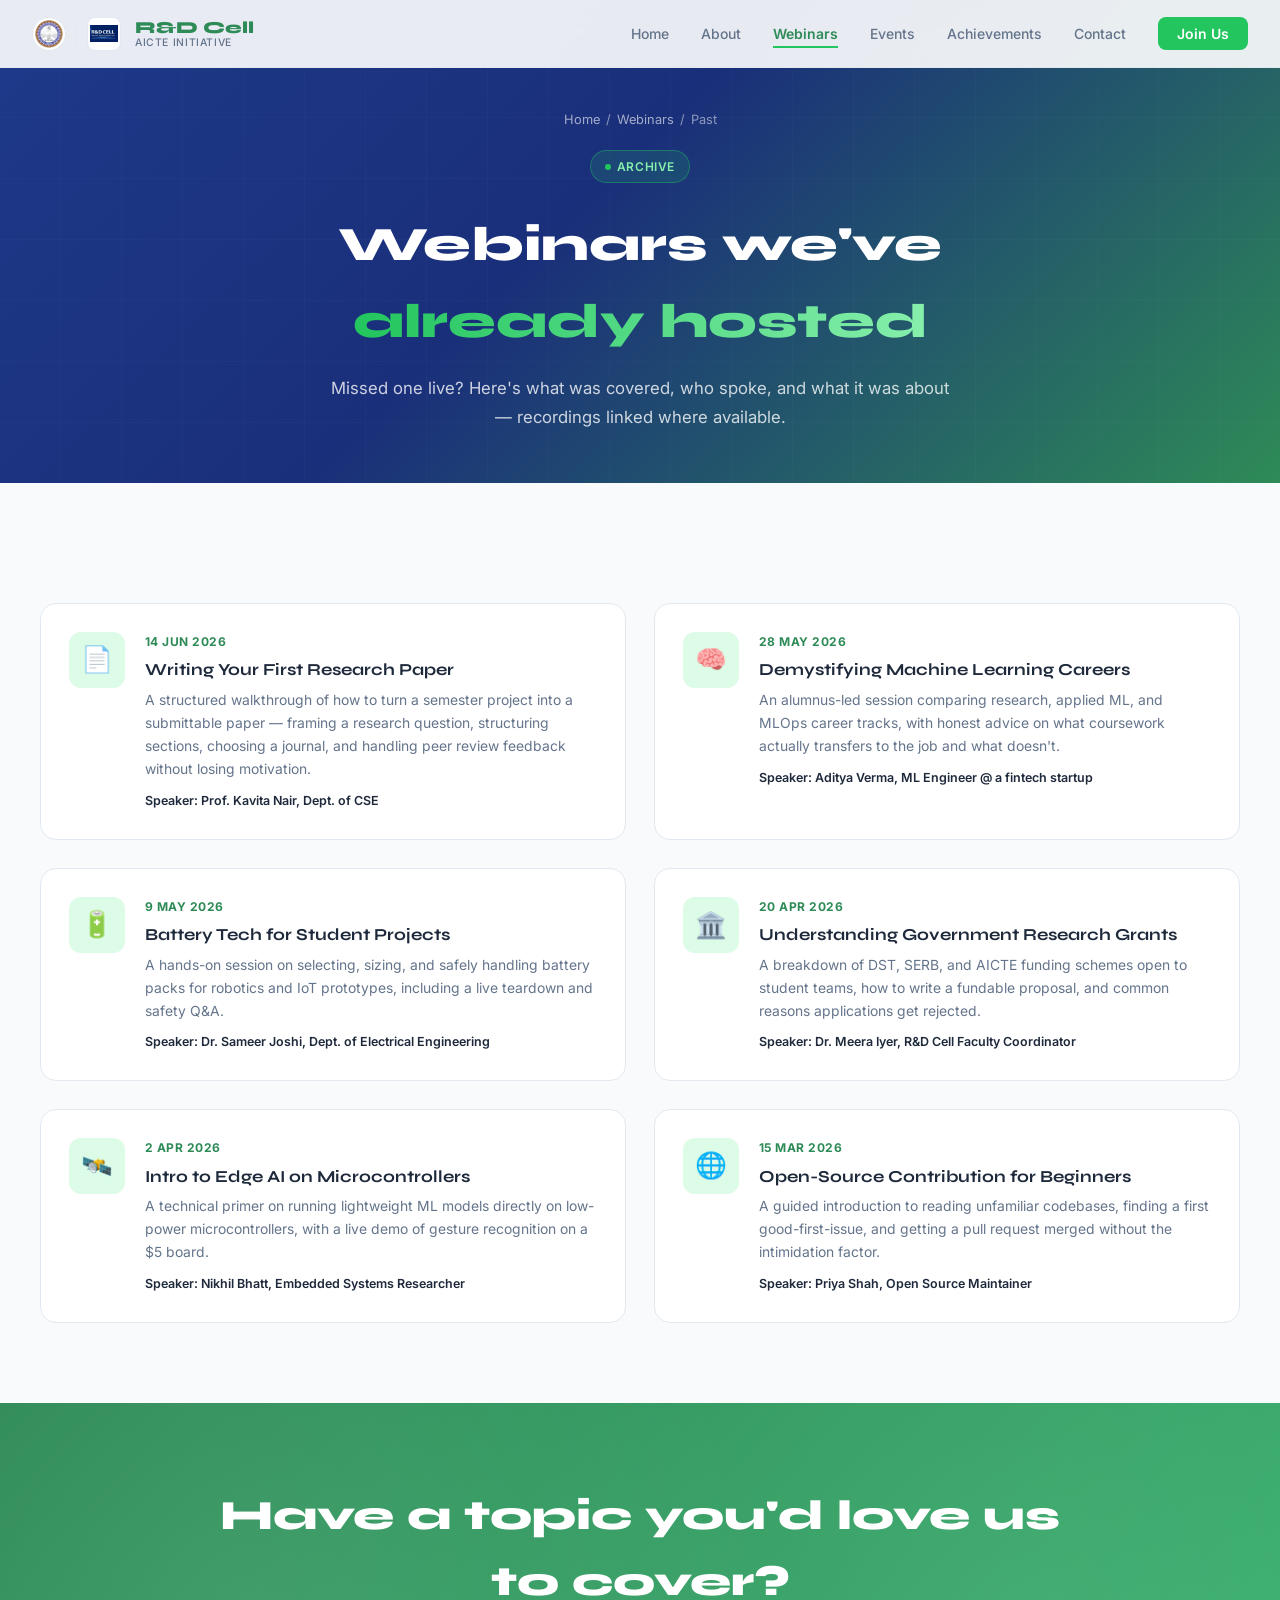
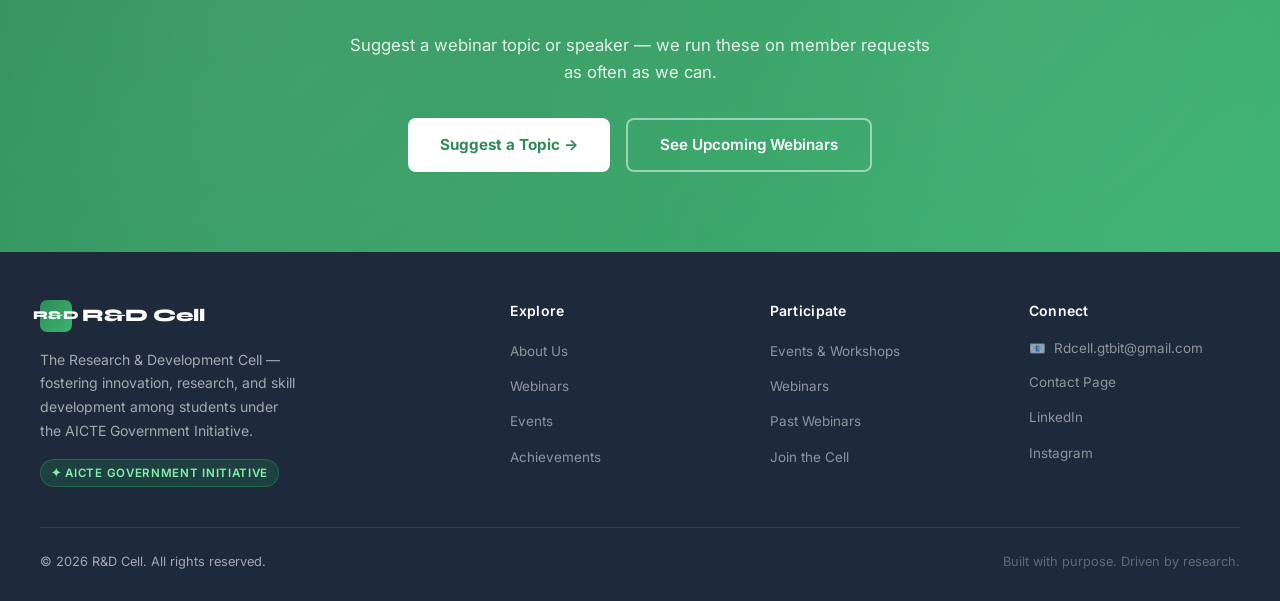
<file: webinars-past.html>
<!DOCTYPE html>
<html lang="en">
<head>
<meta charset="UTF-8">
<meta name="viewport" content="width=device-width, initial-scale=1.0">
<title>Past Webinars — R&D Cell</title>
<link rel="preconnect" href="https://fonts.googleapis.com">
<link href="https://fonts.googleapis.com/css2?family=Inter:wght@300;400;500;600;700&family=Syne:wght@700;800&display=swap" rel="stylesheet">
<link rel="stylesheet" href="styles.css">
</head>
<body>

<nav>
  <a href="index.html" class="nav-brand">
    <div class="nav-brand-logos">
      <img src="gtbitlogo.jpeg" alt="College Logo" class="round">
      <div class="nav-divider"></div>
      <img src="rdlogo.jpeg" alt="R&D Cell Logo">
    </div>
    <div class="nav-wordmark">R&D Cell<span>AICTE Initiative</span></div>
  </a>
  <button class="nav-toggle" id="navToggle" aria-label="Open menu" aria-expanded="false" aria-controls="navLinks">
    <span></span><span></span><span></span>
  </button>
  <ul class="nav-links" id="navLinks">
    <li><a href="index.html">Home</a></li>
    <li><a href="about.html">About</a></li>
    <li><a href="webinars.html" class="active">Webinars</a></li>
    <li><a href="events.html">Events</a></li>
    <li><a href="achievements.html">Achievements</a></li>
    <li><a href="contact.html">Contact</a></li>
    <li><a href="contact.html#join" class="nav-cta">Join Us</a></li>
  </ul>
</nav>

<section class="page-header">
  <div class="hero-bg-pattern"></div>
  <div class="page-header-inner">
    <div class="breadcrumb"><a href="index.html">Home</a><span>/</span><a href="webinars.html">Webinars</a><span>/</span><span>Past</span></div>
    <div class="hero-badge">Archive</div>
    <h1>Webinars we've <span>already hosted</span></h1>
    <p>Missed one live? Here's what was covered, who spoke, and what it was about — recordings linked where available.</p>
  </div>
</section>

<section class="webinars-section">
  <div class="section-inner reveal">
    <div class="past-webinars-grid reveal-stagger">

      <div class="past-webinar-card">
        <div class="past-webinar-icon">📄</div>
        <div>
          <div class="past-webinar-date">14 Jun 2026</div>
          <h3>Writing Your First Research Paper</h3>
          <p>A structured walkthrough of how to turn a semester project into a submittable paper — framing a research question, structuring sections, choosing a journal, and handling peer review feedback without losing motivation.</p>
          <div class="past-webinar-speaker">Speaker: Prof. Kavita Nair, Dept. of CSE</div>
        </div>
      </div>

      <div class="past-webinar-card">
        <div class="past-webinar-icon">🧠</div>
        <div>
          <div class="past-webinar-date">28 May 2026</div>
          <h3>Demystifying Machine Learning Careers</h3>
          <p>An alumnus-led session comparing research, applied ML, and MLOps career tracks, with honest advice on what coursework actually transfers to the job and what doesn't.</p>
          <div class="past-webinar-speaker">Speaker: Aditya Verma, ML Engineer @ a fintech startup</div>
        </div>
      </div>

      <div class="past-webinar-card">
        <div class="past-webinar-icon">🔋</div>
        <div>
          <div class="past-webinar-date">9 May 2026</div>
          <h3>Battery Tech for Student Projects</h3>
          <p>A hands-on session on selecting, sizing, and safely handling battery packs for robotics and IoT prototypes, including a live teardown and safety Q&A.</p>
          <div class="past-webinar-speaker">Speaker: Dr. Sameer Joshi, Dept. of Electrical Engineering</div>
        </div>
      </div>

      <div class="past-webinar-card">
        <div class="past-webinar-icon">🏛️</div>
        <div>
          <div class="past-webinar-date">20 Apr 2026</div>
          <h3>Understanding Government Research Grants</h3>
          <p>A breakdown of DST, SERB, and AICTE funding schemes open to student teams, how to write a fundable proposal, and common reasons applications get rejected.</p>
          <div class="past-webinar-speaker">Speaker: Dr. Meera Iyer, R&D Cell Faculty Coordinator</div>
        </div>
      </div>

      <div class="past-webinar-card">
        <div class="past-webinar-icon">🛰️</div>
        <div>
          <div class="past-webinar-date">2 Apr 2026</div>
          <h3>Intro to Edge AI on Microcontrollers</h3>
          <p>A technical primer on running lightweight ML models directly on low-power microcontrollers, with a live demo of gesture recognition on a $5 board.</p>
          <div class="past-webinar-speaker">Speaker: Nikhil Bhatt, Embedded Systems Researcher</div>
        </div>
      </div>

      <div class="past-webinar-card">
        <div class="past-webinar-icon">🌐</div>
        <div>
          <div class="past-webinar-date">15 Mar 2026</div>
          <h3>Open-Source Contribution for Beginners</h3>
          <p>A guided introduction to reading unfamiliar codebases, finding a first good-first-issue, and getting a pull request merged without the intimidation factor.</p>
          <div class="past-webinar-speaker">Speaker: Priya Shah, Open Source Maintainer</div>
        </div>
      </div>

    </div>
  </div>
</section>

<section class="join-section" id="join">
  <div class="join-inner reveal">
    <h2>Have a topic you'd love us to cover?</h2>
    <p>Suggest a webinar topic or speaker — we run these on member requests as often as we can.</p>
    <div class="cta-btns">
      <a href="contact.html" class="btn-white">Suggest a Topic →</a>
      <a href="webinars.html" class="btn-ghost">See Upcoming Webinars</a>
    </div>
  </div>
</section>

<footer id="contact">
  <div class="footer-inner">
    <div class="footer-brand">
      <div class="footer-logo"><div class="logo-mark">R&D</div>R&D Cell</div>
      <p class="footer-desc">The Research & Development Cell — fostering innovation, research, and skill development among students under the AICTE Government Initiative.</p>
      <div class="aicte-badge">✦ AICTE Government Initiative</div>
    </div>
    <div class="footer-col">
      <h4>Explore</h4>
      <ul>
        <li><a href="about.html">About Us</a></li>
        <li><a href="webinars.html">Webinars</a></li>
        <li><a href="events.html">Events</a></li>
        <li><a href="achievements.html">Achievements</a></li>
      </ul>
    </div>
    <div class="footer-col">
      <h4>Participate</h4>
      <ul>
        <li><a href="events.html">Events & Workshops</a></li>
        <li><a href="webinars.html">Webinars</a></li>
        <li><a href="webinars-past.html">Past Webinars</a></li>
        <li><a href="contact.html#join">Join the Cell</a></li>
      </ul>
    </div>
    <div class="footer-col">
      <h4>Connect</h4>
      <ul>
        <li class="footer-contact">📧 <a href="mailto:Rdcell.gtbit@gmail.com">Rdcell.gtbit@gmail.com</a></li>
        <li><a href="contact.html">Contact Page</a></li>
        <li><a href="#">LinkedIn</a></li>
        <li><a href="#">Instagram</a></li>
      </ul>
    </div>
  </div>
  <div class="footer-bottom">
    <span>© 2026 R&D Cell. All rights reserved.</span>
    <span style="color: rgba(255,255,255,0.3);">Built with purpose. Driven by research.</span>
  </div>
</footer>

<script src="common.js"></script>
</body>
</html>
</file>
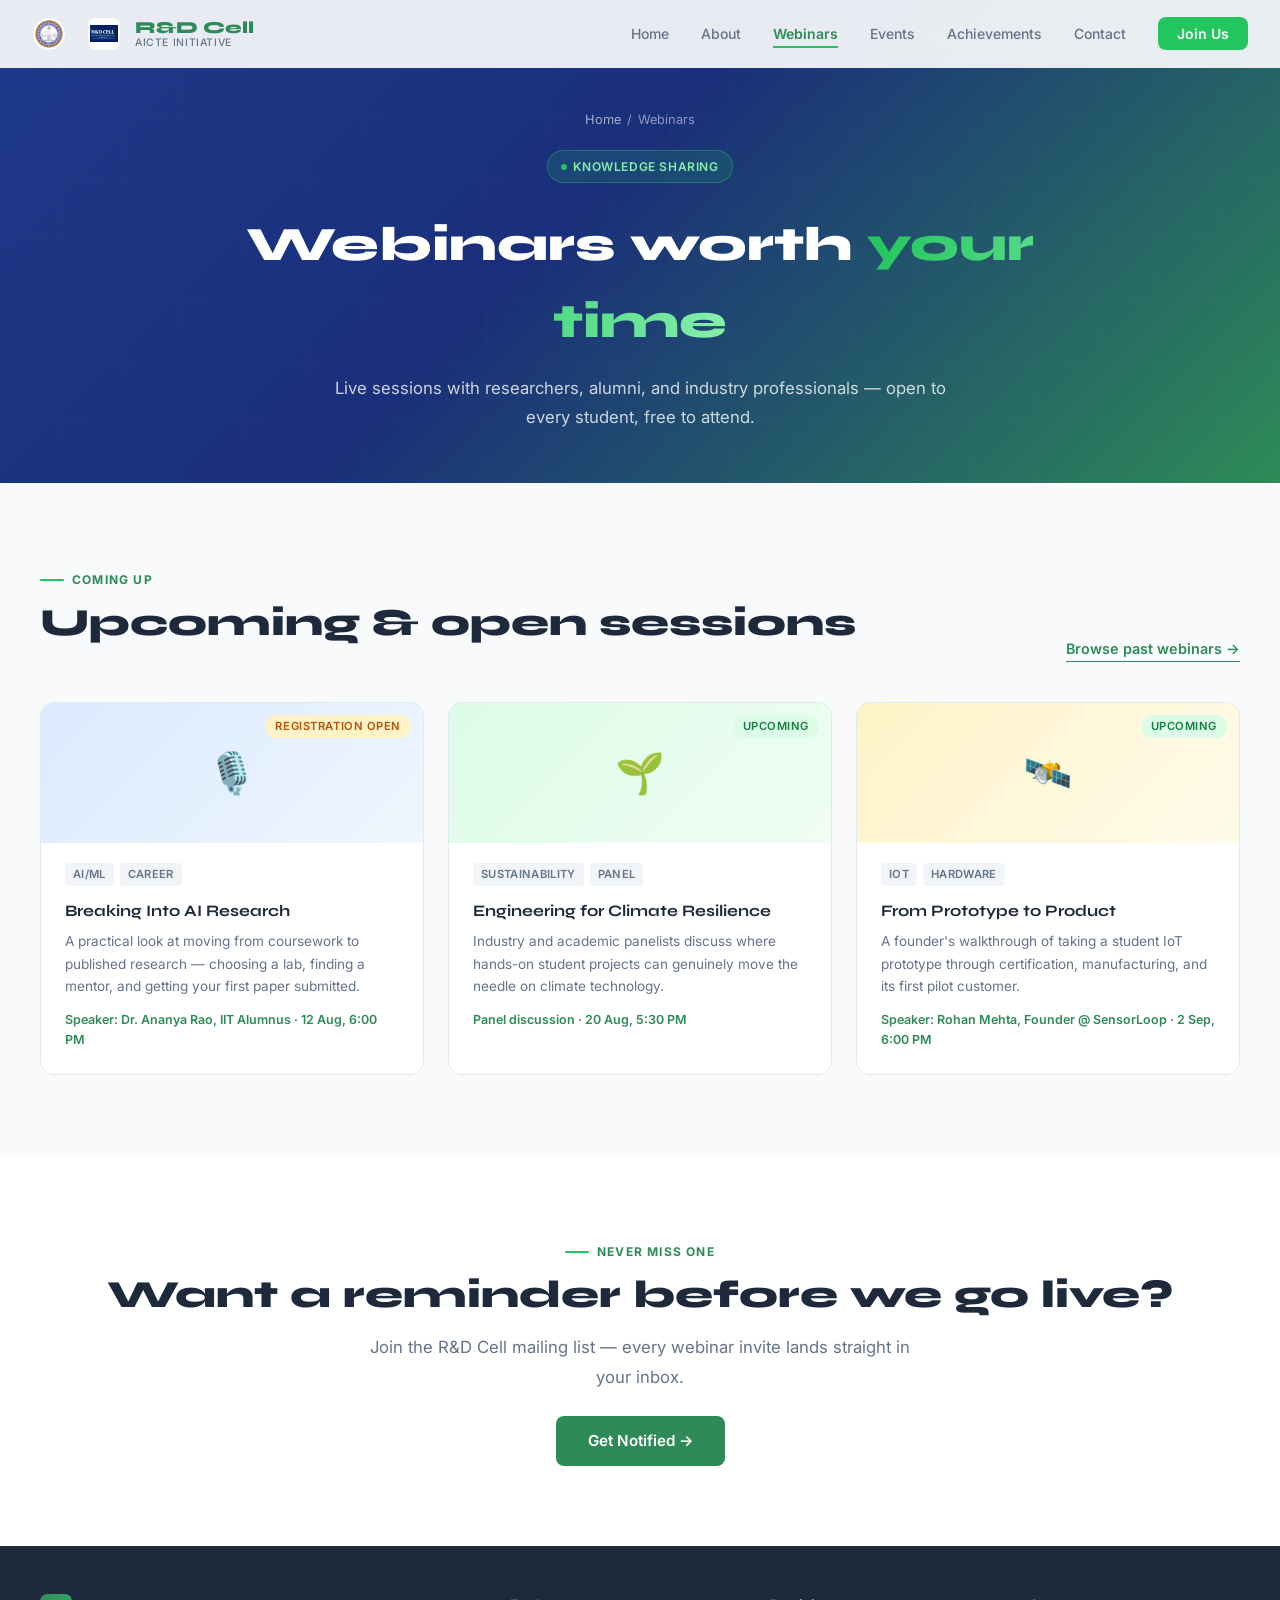
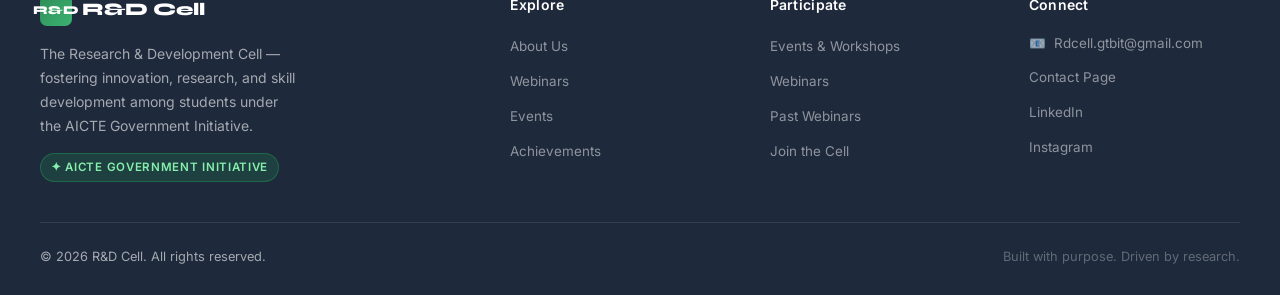
<file: webinars.html>
<!DOCTYPE html>
<html lang="en">
<head>
<meta charset="UTF-8">
<meta name="viewport" content="width=device-width, initial-scale=1.0">
<title>Webinars — R&D Cell</title>
<link rel="preconnect" href="https://fonts.googleapis.com">
<link href="https://fonts.googleapis.com/css2?family=Inter:wght@300;400;500;600;700&family=Syne:wght@700;800&display=swap" rel="stylesheet">
<link rel="stylesheet" href="styles.css">
</head>
<body>

<nav>
  <a href="index.html" class="nav-brand">
    <div class="nav-brand-logos">
      <img src="gtbitlogo.jpeg" alt="College Logo" class="round">
      <div class="nav-divider"></div>
      <img src="rdlogo.jpeg" alt="R&D Cell Logo">
    </div>
    <div class="nav-wordmark">R&D Cell<span>AICTE Initiative</span></div>
  </a>
  <button class="nav-toggle" id="navToggle" aria-label="Open menu" aria-expanded="false" aria-controls="navLinks">
    <span></span><span></span><span></span>
  </button>
  <ul class="nav-links" id="navLinks">
    <li><a href="index.html">Home</a></li>
    <li><a href="about.html">About</a></li>
    <li><a href="webinars.html" class="active">Webinars</a></li>
    <li><a href="events.html">Events</a></li>
    <li><a href="achievements.html">Achievements</a></li>
    <li><a href="contact.html">Contact</a></li>
    <li><a href="contact.html#join" class="nav-cta">Join Us</a></li>
  </ul>
</nav>

<section class="page-header">
  <div class="hero-bg-pattern"></div>
  <div class="page-header-inner">
    <div class="breadcrumb"><a href="index.html">Home</a><span>/</span><span>Webinars</span></div>
    <div class="hero-badge">Knowledge Sharing</div>
    <h1>Webinars worth <span>your time</span></h1>
    <p>Live sessions with researchers, alumni, and industry professionals — open to every student, free to attend.</p>
  </div>
</section>

<section class="webinars-section">
  <div class="section-inner reveal">
    <div class="webinars-header">
      <div>
        <div class="section-eyebrow">Coming up</div>
        <h2 class="section-heading">Upcoming & open sessions</h2>
      </div>
      <a href="webinars-past.html" class="view-all-link">Browse past webinars →</a>
    </div>

    <div class="webinars-grid reveal-stagger">
      <div class="webinar-card">
        <div class="webinar-card-top" style="background: linear-gradient(135deg, #dbeafe, #eff6ff);">
          🎙️
          <span class="status-badge status-open">Registration Open</span>
        </div>
        <div class="webinar-card-body">
          <div class="webinar-meta"><span class="tag">AI/ML</span><span class="tag">Career</span></div>
          <h3>Breaking Into AI Research</h3>
          <p>A practical look at moving from coursework to published research — choosing a lab, finding a mentor, and getting your first paper submitted.</p>
          <div class="webinar-speaker">Speaker: Dr. Ananya Rao, IIT Alumnus · 12 Aug, 6:00 PM</div>
        </div>
      </div>
      <div class="webinar-card">
        <div class="webinar-card-top" style="background: linear-gradient(135deg, #dcfce7, #f0fdf4);">
          🌱
          <span class="status-badge status-upcoming">Upcoming</span>
        </div>
        <div class="webinar-card-body">
          <div class="webinar-meta"><span class="tag">Sustainability</span><span class="tag">Panel</span></div>
          <h3>Engineering for Climate Resilience</h3>
          <p>Industry and academic panelists discuss where hands-on student projects can genuinely move the needle on climate technology.</p>
          <div class="webinar-speaker">Panel discussion · 20 Aug, 5:30 PM</div>
        </div>
      </div>
      <div class="webinar-card">
        <div class="webinar-card-top" style="background: linear-gradient(135deg, #fef3c7, #fffbeb);">
          🛰️
          <span class="status-badge status-upcoming">Upcoming</span>
        </div>
        <div class="webinar-card-body">
          <div class="webinar-meta"><span class="tag">IoT</span><span class="tag">Hardware</span></div>
          <h3>From Prototype to Product</h3>
          <p>A founder's walkthrough of taking a student IoT prototype through certification, manufacturing, and its first pilot customer.</p>
          <div class="webinar-speaker">Speaker: Rohan Mehta, Founder @ SensorLoop · 2 Sep, 6:00 PM</div>
        </div>
      </div>
    </div>
  </div>
</section>

<section style="background:var(--white);">
  <div class="section-inner reveal" style="text-align:center;">
    <div class="section-eyebrow" style="justify-content:center;">Never miss one</div>
    <h2 class="section-heading">Want a reminder before we go live?</h2>
    <p class="section-sub" style="margin:0 auto 1.5rem;">Join the R&D Cell mailing list — every webinar invite lands straight in your inbox.</p>
    <a href="contact.html#join" class="btn-primary" style="background:var(--green-dark);">Get Notified →</a>
  </div>
</section>

<footer id="contact">
  <div class="footer-inner">
    <div class="footer-brand">
      <div class="footer-logo"><div class="logo-mark">R&D</div>R&D Cell</div>
      <p class="footer-desc">The Research & Development Cell — fostering innovation, research, and skill development among students under the AICTE Government Initiative.</p>
      <div class="aicte-badge">✦ AICTE Government Initiative</div>
    </div>
    <div class="footer-col">
      <h4>Explore</h4>
      <ul>
        <li><a href="about.html">About Us</a></li>
        <li><a href="webinars.html">Webinars</a></li>
        <li><a href="events.html">Events</a></li>
        <li><a href="achievements.html">Achievements</a></li>
      </ul>
    </div>
    <div class="footer-col">
      <h4>Participate</h4>
      <ul>
        <li><a href="events.html">Events & Workshops</a></li>
        <li><a href="webinars.html">Webinars</a></li>
        <li><a href="webinars-past.html">Past Webinars</a></li>
        <li><a href="contact.html#join">Join the Cell</a></li>
      </ul>
    </div>
    <div class="footer-col">
      <h4>Connect</h4>
      <ul>
        <li class="footer-contact">📧 <a href="mailto:Rdcell.gtbit@gmail.com">Rdcell.gtbit@gmail.com</a></li>
        <li><a href="contact.html">Contact Page</a></li>
        <li><a href="#">LinkedIn</a></li>
        <li><a href="#">Instagram</a></li>
      </ul>
    </div>
  </div>
  <div class="footer-bottom">
    <span>© 2026 R&D Cell. All rights reserved.</span>
    <span style="color: rgba(255,255,255,0.3);">Built with purpose. Driven by research.</span>
  </div>
</footer>

<script src="common.js"></script>
</body>
</html>
</file>
<file: styles.css>
*, *::before, *::after { box-sizing: border-box; margin: 0; padding: 0; }

:root {
  --green-dark: #2E8B57;
  --green-mid: #3CB371;
  --green-accent: #22C55E;
  --blue-deep: #1E3A8A;
  --blue-bright: #2563EB;
  --amber: #F59E0B;
  --bg: #F8FAFC;
  --text: #1E293B;
  --text-muted: #64748B;
  --white: #ffffff;
  --card-border: #E2E8F0;
}

html { scroll-behavior: smooth; }

@media (prefers-reduced-motion: reduce) {
  html { scroll-behavior: auto; }
  *, *::before, *::after { animation-duration: 0.001ms !important; animation-iteration-count: 1 !important; transition-duration: 0.001ms !important; }
}

html, body {
  overflow-x: hidden;
  max-width: 100%;
}

body {
  font-family: 'Inter', sans-serif;
  background: var(--bg);
  color: var(--text);
  line-height: 1.6;
  font-size: 16px;
}

a { outline-offset: 3px; }
a:focus-visible, button:focus-visible { outline: 2px solid var(--green-accent); outline-offset: 3px; border-radius: 4px; }

/* ── NAV ── */
nav {
  position: fixed;
  top: 0; left: 0; right: 0;
  z-index: 100;
  background: rgba(255,255,255,0.9);
  backdrop-filter: blur(12px);
  border-bottom: 1px solid var(--card-border);
  padding: 0 2rem;
  display: flex;
  align-items: center;
  justify-content: space-between;
  height: 68px;
  transition: box-shadow 0.3s ease, height 0.3s ease, background 0.3s ease;
}

nav.scrolled {
  box-shadow: 0 4px 24px rgba(15, 23, 42, 0.06);
  height: 60px;
}

.nav-brand {
  display: flex;
  align-items: center;
  gap: 14px;
  text-decoration: none;
}

.nav-brand-logos {
  display: flex;
  align-items: center;
  gap: 10px;
}

.nav-brand-logos img {
  height: 34px;
  width: 34px;
  object-fit: contain;
  border-radius: 8px;
  background: var(--white);
  border: 1px solid var(--card-border);
  padding: 2px;
}

.nav-brand-logos img.round { border-radius: 50%; }

.nav-divider {
  width: 1px;
  height: 26px;
  background: var(--card-border);
}

.nav-wordmark {
  font-family: 'Syne', sans-serif;
  font-weight: 800;
  font-size: 1.05rem;
  color: var(--green-dark);
  line-height: 1.1;
}

.nav-wordmark span {
  display: block;
  font-family: 'Inter', sans-serif;
  font-weight: 500;
  font-size: 0.65rem;
  color: var(--text-muted);
  letter-spacing: 0.06em;
  text-transform: uppercase;
}

.nav-links {
  display: flex;
  align-items: center;
  gap: 2rem;
  list-style: none;
}

.nav-links a {
  text-decoration: none;
  color: var(--text-muted);
  font-size: 0.875rem;
  font-weight: 500;
  transition: color 0.2s;
  position: relative;
}
.nav-links a:not(.nav-cta)::after {
  content: '';
  position: absolute;
  left: 0; bottom: -6px;
  width: 0; height: 2px;
  background: var(--green-accent);
  transition: width 0.2s ease;
}
.nav-links a:not(.nav-cta):hover::after { width: 100%; }
.nav-links a:hover { color: var(--green-dark); }
.nav-links a.active { color: var(--green-dark); font-weight: 600; }
.nav-links a.active::after { width: 100%; }

.nav-cta {
  background: var(--green-accent);
  color: #fff !important;
  padding: 0.5rem 1.2rem;
  border-radius: 8px;
  font-weight: 600 !important;
  transition: background 0.2s, transform 0.2s !important;
}
.nav-cta:hover { background: var(--green-dark) !important; color: #fff !important; transform: translateY(-1px); }

.nav-toggle {
  display: none;
  flex-direction: column;
  justify-content: center;
  gap: 5px;
  width: 40px;
  height: 40px;
  background: none;
  border: none;
  cursor: pointer;
  padding: 0;
  flex-shrink: 0;
}
.nav-toggle span {
  display: block;
  width: 22px;
  height: 2px;
  background: var(--text);
  border-radius: 2px;
  margin: 0 auto;
  transition: transform 0.25s ease, opacity 0.25s ease;
}
.nav-toggle.open span:nth-child(1) { transform: translateY(7px) rotate(45deg); }
.nav-toggle.open span:nth-child(2) { opacity: 0; }
.nav-toggle.open span:nth-child(3) { transform: translateY(-7px) rotate(-45deg); }

/* ── HERO ── */
.hero {
  min-height: 100vh;
  background: linear-gradient(135deg, var(--blue-deep) 0%, #1a2f7a 40%, var(--green-dark) 100%);
  display: flex;
  align-items: center;
  position: relative;
  overflow: hidden;
  padding: 100px 2rem 60px;
}

.hero-bg-pattern {
  position: absolute;
  inset: 0;
  opacity: 0.07;
  background-image:
    repeating-linear-gradient(0deg, transparent, transparent 60px, rgba(255,255,255,0.3) 60px, rgba(255,255,255,0.3) 61px),
    repeating-linear-gradient(90deg, transparent, transparent 60px, rgba(255,255,255,0.3) 60px, rgba(255,255,255,0.3) 61px);
}

.hero-blob {
  position: absolute;
  border-radius: 50%;
  filter: blur(80px);
  opacity: 0.25;
  animation: float 10s ease-in-out infinite;
}
.blob-1 { width: 500px; height: 500px; background: var(--green-mid); top: -100px; right: -100px; }
.blob-2 { width: 300px; height: 300px; background: var(--blue-bright); bottom: 50px; left: 30%; animation-delay: -4s; }

@keyframes float {
  0%, 100% { transform: translate(0, 0) scale(1); }
  50% { transform: translate(-20px, 30px) scale(1.05); }
}

.hero-inner {
  max-width: 1200px;
  margin: 0 auto;
  width: 100%;
  display: grid;
  grid-template-columns: 1fr 1fr;
  gap: 4rem;
  align-items: center;
  position: relative;
  z-index: 2;
}

.hero-badge {
  display: inline-flex;
  align-items: center;
  gap: 6px;
  background: rgba(34, 197, 94, 0.15);
  border: 1px solid rgba(34, 197, 94, 0.4);
  color: #86efac;
  font-size: 0.75rem;
  font-weight: 600;
  letter-spacing: 0.05em;
  text-transform: uppercase;
  padding: 0.35rem 0.85rem;
  border-radius: 100px;
  margin-bottom: 1.5rem;
}

.hero-badge::before {
  content: '';
  width: 6px; height: 6px;
  background: var(--green-accent);
  border-radius: 50%;
  animation: pulse-dot 1.8s ease-in-out infinite;
}
@keyframes pulse-dot {
  0%, 100% { opacity: 1; transform: scale(1); }
  50% { opacity: 0.4; transform: scale(1.4); }
}

.hero h1 {
  font-family: 'Syne', sans-serif;
  font-size: clamp(2.2rem, 5vw, 3.5rem);
  font-weight: 800;
  color: #fff;
  line-height: 1.1;
  margin-bottom: 1rem;
  overflow-wrap: break-word;
  max-width: 100%;
}

@media (max-width: 420px) {
  .hero h1 { font-size: 2rem; }
}

.hero h1 span {
  background: linear-gradient(90deg, var(--green-accent), #86efac);
  -webkit-background-clip: text;
  -webkit-text-fill-color: transparent;
  background-clip: text;
}

.hero-tagline {
  display: flex;
  gap: 0.5rem;
  flex-wrap: wrap;
  margin-bottom: 1.5rem;
}

.hero-tagline span {
  color: rgba(255,255,255,0.6);
  font-size: 0.85rem;
  font-weight: 500;
  letter-spacing: 0.05em;
  text-transform: uppercase;
}

.hero-tagline .dot { color: var(--green-accent); }

.hero-desc {
  color: rgba(255,255,255,0.75);
  font-size: 1.05rem;
  max-width: 480px;
  margin-bottom: 2.5rem;
  line-height: 1.75;
}

.hero-actions {
  display: flex;
  gap: 1rem;
  flex-wrap: wrap;
}

.btn-primary {
  background: var(--green-accent);
  color: #fff;
  padding: 0.8rem 2rem;
  border-radius: 8px;
  font-weight: 600;
  font-size: 0.95rem;
  text-decoration: none;
  border: none;
  cursor: pointer;
  transition: transform 0.2s, box-shadow 0.2s;
  display: inline-flex;
  align-items: center;
  gap: 6px;
}
.btn-primary:hover { transform: translateY(-2px); box-shadow: 0 8px 24px rgba(34,197,94,0.35); }

.btn-outline {
  border: 1.5px solid rgba(255,255,255,0.35);
  color: #fff;
  padding: 0.8rem 2rem;
  border-radius: 8px;
  font-weight: 500;
  font-size: 0.95rem;
  text-decoration: none;
  transition: background 0.2s, border-color 0.2s;
  display: inline-flex;
  align-items: center;
  gap: 6px;
}
.btn-outline:hover { background: rgba(255,255,255,0.1); border-color: rgba(255,255,255,0.6); }

.hero-right {
  display: grid;
  grid-template-columns: 1fr 1fr;
  gap: 1rem;
}

.hero-stat-card {
  background: rgba(255,255,255,0.08);
  border: 1px solid rgba(255,255,255,0.12);
  border-radius: 12px;
  padding: 1.5rem;
  backdrop-filter: blur(8px);
  transition: transform 0.25s ease, background 0.25s ease;
}
.hero-stat-card:hover { transform: translateY(-4px); background: rgba(255,255,255,0.13); }

.hero-stat-card:first-child {
  grid-column: span 2;
  background: rgba(34,197,94,0.12);
  border-color: rgba(34,197,94,0.25);
}

.stat-num {
  font-family: 'Syne', sans-serif;
  font-size: 2rem;
  font-weight: 800;
  color: #fff;
  line-height: 1;
}

.stat-label {
  color: rgba(255,255,255,0.55);
  font-size: 0.8rem;
  font-weight: 500;
  margin-top: 4px;
  text-transform: uppercase;
  letter-spacing: 0.05em;
}

/* ── SECTION SHARED ── */
section { padding: 80px 2rem; }

.section-inner {
  max-width: 1200px;
  margin: 0 auto;
}

.section-eyebrow {
  display: inline-flex;
  align-items: center;
  gap: 8px;
  color: var(--green-dark);
  font-size: 0.75rem;
  font-weight: 700;
  letter-spacing: 0.1em;
  text-transform: uppercase;
  margin-bottom: 0.75rem;
}

.section-eyebrow::before {
  content: '';
  width: 24px; height: 2px;
  background: var(--green-accent);
  border-radius: 2px;
}

.section-heading {
  font-family: 'Syne', sans-serif;
  font-size: clamp(1.6rem, 3.5vw, 2.4rem);
  font-weight: 800;
  color: var(--text);
  line-height: 1.15;
  margin-bottom: 1rem;
}

.section-sub {
  color: var(--text-muted);
  font-size: 1.05rem;
  max-width: 560px;
  line-height: 1.75;
}

/* ── SCROLL REVEAL ── */
.reveal {
  opacity: 0;
  transform: translateY(24px);
  transition: opacity 0.7s ease, transform 0.7s ease;
}
.reveal.in-view { opacity: 1; transform: translateY(0); }
.reveal-stagger.in-view > * { animation: fadeUp 0.6s ease forwards; }
.reveal-stagger > * { opacity: 0; }
.reveal-stagger.in-view > *:nth-child(1) { animation-delay: 0.05s; }
.reveal-stagger.in-view > *:nth-child(2) { animation-delay: 0.15s; }
.reveal-stagger.in-view > *:nth-child(3) { animation-delay: 0.25s; }
.reveal-stagger.in-view > *:nth-child(4) { animation-delay: 0.35s; }
@keyframes fadeUp {
  from { opacity: 0; transform: translateY(18px); }
  to { opacity: 1; transform: translateY(0); }
}

/* ── OVERVIEW CARDS ── */
.overview-section { background: var(--white); }

.overview-grid {
  display: grid;
  grid-template-columns: repeat(3, 1fr);
  gap: 1.5rem;
  margin-top: 3rem;
}

.overview-card {
  border: 1px solid var(--card-border);
  border-radius: 14px;
  padding: 2rem;
  position: relative;
  overflow: hidden;
  transition: transform 0.25s ease, box-shadow 0.25s ease;
  background: var(--bg);
}

.overview-card:hover {
  transform: translateY(-6px);
  box-shadow: 0 16px 40px rgba(30,58,138,0.1);
}

.card-icon {
  width: 52px; height: 52px;
  border-radius: 12px;
  display: flex;
  align-items: center;
  justify-content: center;
  margin-bottom: 1.25rem;
  font-size: 1.5rem;
  transition: transform 0.25s ease;
}
.overview-card:hover .card-icon { transform: scale(1.1) rotate(-4deg); }

.card-icon.green { background: #dcfce7; }
.card-icon.blue { background: #dbeafe; }
.card-icon.teal { background: #ccfbf1; }

.overview-card h3 {
  font-family: 'Syne', sans-serif;
  font-size: 1.15rem;
  font-weight: 700;
  margin-bottom: 0.6rem;
  color: var(--text);
}

.overview-card p {
  color: var(--text-muted);
  font-size: 0.9rem;
  line-height: 1.7;
}

.card-accent-line {
  position: absolute;
  bottom: 0; left: 0; right: 0;
  height: 3px;
  transform: scaleX(0);
  transform-origin: left;
  transition: transform 0.3s ease;
}
.overview-card:hover .card-accent-line { transform: scaleX(1); }

/* ── ABOUT STRIP ── */
.about-section {
  background: linear-gradient(135deg, var(--blue-deep) 0%, #1a2f7a 100%);
  color: white;
}

.about-inner {
  max-width: 1200px;
  margin: 0 auto;
  display: grid;
  grid-template-columns: 1fr 1fr;
  gap: 5rem;
  align-items: center;
}

.about-section .section-eyebrow { color: #86efac; }
.about-section .section-eyebrow::before { background: #86efac; }
.about-section .section-heading { color: #fff; }
.about-section .section-sub { color: rgba(255,255,255,0.7); max-width: 100%; }

.about-pillars {
  display: grid;
  grid-template-columns: 1fr 1fr;
  gap: 1rem;
  margin-top: 2rem;
}

.pillar {
  background: rgba(255,255,255,0.07);
  border: 1px solid rgba(255,255,255,0.12);
  border-radius: 10px;
  padding: 1.25rem;
  transition: background 0.25s ease, transform 0.25s ease;
}
.pillar:hover { background: rgba(255,255,255,0.12); transform: translateY(-3px); }

.pillar-title {
  font-weight: 600;
  font-size: 0.9rem;
  color: #fff;
  margin-bottom: 4px;
}
.pillar-desc { color: rgba(255,255,255,0.55); font-size: 0.8rem; }

.about-right {
  display: flex;
  flex-direction: column;
  gap: 1.5rem;
}

.about-metric {
  display: flex;
  align-items: center;
  gap: 1rem;
  padding: 1.25rem 1.5rem;
  background: rgba(255,255,255,0.07);
  border-radius: 12px;
  border-left: 3px solid var(--green-accent);
  transition: background 0.25s ease;
}
.about-metric:hover { background: rgba(255,255,255,0.12); }

.metric-val {
  font-family: 'Syne', sans-serif;
  font-size: 1.8rem;
  font-weight: 800;
  color: var(--green-accent);
  min-width: 70px;
}
.metric-label { color: rgba(255,255,255,0.7); font-size: 0.875rem; line-height: 1.4; }

/* ── WEBINARS (was PROJECTS) ── */
.webinars-section { background: var(--bg); }

.webinars-header {
  display: flex;
  justify-content: space-between;
  align-items: flex-end;
  margin-bottom: 2.5rem;
  flex-wrap: wrap;
  gap: 1rem;
}

.webinars-grid {
  display: grid;
  grid-template-columns: repeat(3, 1fr);
  gap: 1.5rem;
}

.webinar-card {
  background: var(--white);
  border: 1px solid var(--card-border);
  border-radius: 14px;
  overflow: hidden;
  transition: transform 0.25s ease, box-shadow 0.25s ease;
}

.webinar-card:hover { transform: translateY(-6px); box-shadow: 0 16px 40px rgba(0,0,0,0.08); }

.webinar-card-top {
  height: 140px;
  display: flex;
  align-items: center;
  justify-content: center;
  font-size: 2.5rem;
  position: relative;
}

.status-badge {
  position: absolute;
  top: 12px; right: 12px;
  font-size: 0.7rem;
  font-weight: 600;
  padding: 3px 10px;
  border-radius: 100px;
  text-transform: uppercase;
  letter-spacing: 0.05em;
}

.status-upcoming { background: #dcfce7; color: #15803d; }
.status-open { background: #fef3c7; color: #b45309; }
.status-past { background: #e2e8f0; color: #475569; }

.webinar-card-body { padding: 1.25rem 1.5rem 1.5rem; }

.webinar-meta {
  display: flex;
  flex-wrap: wrap;
  gap: 6px;
  margin-bottom: 0.75rem;
}

.tag {
  background: #f1f5f9;
  color: var(--text-muted);
  font-size: 0.7rem;
  font-weight: 600;
  padding: 3px 8px;
  border-radius: 4px;
  letter-spacing: 0.03em;
  text-transform: uppercase;
}

.webinar-card h3 {
  font-family: 'Syne', sans-serif;
  font-size: 1rem;
  font-weight: 700;
  margin-bottom: 0.4rem;
  color: var(--text);
}

.webinar-card p { color: var(--text-muted); font-size: 0.85rem; line-height: 1.65; }

.webinar-speaker {
  margin-top: 0.75rem;
  font-size: 0.78rem;
  color: var(--green-dark);
  font-weight: 600;
}

.view-all-link {
  color: var(--green-dark);
  text-decoration: none;
  font-weight: 600;
  font-size: 0.9rem;
  display: inline-flex;
  align-items: center;
  gap: 4px;
  border-bottom: 1.5px solid var(--green-dark);
  padding-bottom: 1px;
  transition: gap 0.2s;
}
.view-all-link:hover { gap: 8px; }

/* ── EVENTS ── */
.events-section { background: var(--white); }

.events-grid {
  display: grid;
  grid-template-columns: repeat(3, 1fr);
  gap: 1.5rem;
  margin-top: 2.5rem;
}

.event-card {
  border: 1px solid var(--card-border);
  border-radius: 14px;
  padding: 1.5rem;
  display: flex;
  gap: 1rem;
  align-items: flex-start;
  transition: box-shadow 0.25s ease, transform 0.25s ease;
  background: var(--bg);
}
.event-card:hover { box-shadow: 0 8px 24px rgba(0,0,0,0.07); transform: translateY(-3px); }

.event-date {
  min-width: 52px;
  text-align: center;
  background: linear-gradient(135deg, var(--green-dark), var(--green-mid));
  border-radius: 10px;
  padding: 0.6rem 0.5rem;
  color: white;
  flex-shrink: 0;
}
.event-date .day { font-family: 'Syne', sans-serif; font-size: 1.4rem; font-weight: 800; line-height: 1; }
.event-date .month { font-size: 0.65rem; font-weight: 600; letter-spacing: 0.08em; text-transform: uppercase; opacity: 0.85; }

.event-type {
  font-size: 0.7rem;
  font-weight: 700;
  letter-spacing: 0.08em;
  text-transform: uppercase;
  color: var(--blue-bright);
  margin-bottom: 4px;
}

.event-card h3 { font-size: 0.95rem; font-weight: 600; margin-bottom: 4px; color: var(--text); }
.event-card p { font-size: 0.82rem; color: var(--text-muted); line-height: 1.5; }

/* ── ACHIEVEMENTS ── */
.achievements-section { background: var(--bg); }

.achievements-grid {
  display: grid;
  grid-template-columns: repeat(4, 1fr);
  gap: 1.25rem;
  margin-top: 2.5rem;
}

.achievement-card {
  background: var(--white);
  border: 1px solid var(--card-border);
  border-radius: 12px;
  padding: 1.5rem 1.25rem;
  text-align: center;
  transition: transform 0.25s ease, box-shadow 0.25s ease;
}
.achievement-card:hover { transform: translateY(-5px); box-shadow: 0 12px 30px rgba(0,0,0,0.06); }

.ach-icon { font-size: 2rem; margin-bottom: 0.75rem; display: inline-block; transition: transform 0.25s ease; }
.achievement-card:hover .ach-icon { transform: scale(1.15); }

.achievement-card h4 {
  font-family: 'Syne', sans-serif;
  font-size: 0.95rem;
  font-weight: 700;
  margin-bottom: 0.3rem;
  color: var(--text);
}

.achievement-card p { font-size: 0.8rem; color: var(--text-muted); line-height: 1.5; }

/* ── JOIN / GOOGLE FORM SECTION ── */
.join-section {
  background: linear-gradient(135deg, var(--green-dark) 0%, var(--green-mid) 100%);
  position: relative;
  overflow: hidden;
}
.join-section::before {
  content: '';
  position: absolute;
  inset: 0;
  background-image: radial-gradient(circle at 20% 50%, rgba(255,255,255,0.08) 0%, transparent 50%),
                    radial-gradient(circle at 80% 50%, rgba(255,255,255,0.06) 0%, transparent 50%);
}
.join-inner {
  max-width: 900px;
  margin: 0 auto;
  position: relative;
  z-index: 2;
  text-align: center;
}
.join-inner h2 {
  font-family: 'Syne', sans-serif;
  font-size: clamp(1.8rem, 4vw, 2.6rem);
  font-weight: 800;
  color: #fff;
  margin-bottom: 1rem;
}
.join-inner > p { color: rgba(255,255,255,0.85); font-size: 1.05rem; margin-bottom: 2rem; max-width: 600px; margin-left: auto; margin-right: auto; }

.form-frame-wrap {
  background: rgba(255,255,255,0.97);
  border-radius: 16px;
  padding: 0.5rem;
  box-shadow: 0 24px 60px rgba(0,0,0,0.2);
  margin-bottom: 1.5rem;
}
.form-frame-wrap iframe {
  width: 100%;
  height: 600px;
  border: none;
  border-radius: 12px;
  display: block;
}

.cta-btns { display: flex; gap: 1rem; justify-content: center; flex-wrap: wrap; }

.btn-white {
  background: white;
  color: var(--green-dark);
  padding: 0.8rem 2rem;
  border-radius: 8px;
  font-weight: 700;
  font-size: 0.95rem;
  text-decoration: none;
  display: inline-flex;
  align-items: center;
  gap: 6px;
  transition: transform 0.2s, box-shadow 0.2s;
}
.btn-white:hover { transform: translateY(-2px); box-shadow: 0 8px 24px rgba(0,0,0,0.15); }

.btn-ghost {
  border: 2px solid rgba(255,255,255,0.5);
  color: white;
  padding: 0.8rem 2rem;
  border-radius: 8px;
  font-weight: 600;
  font-size: 0.95rem;
  text-decoration: none;
  transition: background 0.2s;
}
.btn-ghost:hover { background: rgba(255,255,255,0.15); }

/* ── FOOTER ── */
footer {
  background: var(--text);
  color: rgba(255,255,255,0.6);
  padding: 48px 2rem 28px;
}

.footer-inner {
  max-width: 1200px;
  margin: 0 auto;
  display: grid;
  grid-template-columns: 2fr 1fr 1fr 1fr;
  gap: 3rem;
  margin-bottom: 2.5rem;
}

.footer-logo {
  display: flex;
  align-items: center;
  gap: 10px;
  font-family: 'Syne', sans-serif;
  font-size: 1.1rem;
  font-weight: 800;
  color: white;
  margin-bottom: 1rem;
}

.footer-logo .logo-mark {
  width: 32px; height: 32px;
  background: linear-gradient(135deg, var(--green-dark), var(--green-mid));
  border-radius: 7px;
  display: flex;
  align-items: center;
  justify-content: center;
  color: white;
  font-size: 0.75rem;
  font-weight: 800;
}

.footer-desc { font-size: 0.875rem; line-height: 1.7; max-width: 260px; }

.footer-col h4 {
  color: white;
  font-weight: 600;
  font-size: 0.875rem;
  margin-bottom: 1rem;
  letter-spacing: 0.02em;
}

.footer-col ul { list-style: none; display: flex; flex-direction: column; gap: 0.6rem; }
.footer-col ul a { color: rgba(255,255,255,0.5); text-decoration: none; font-size: 0.84rem; transition: color 0.2s; }
.footer-col ul a:hover { color: var(--green-accent); }

.footer-contact { display: flex; align-items: center; gap: 8px; font-size: 0.84rem; }
.footer-contact a { color: rgba(255,255,255,0.7); text-decoration: none; transition: color 0.2s; }
.footer-contact a:hover { color: var(--green-accent); }

.footer-bottom {
  max-width: 1200px;
  margin: 0 auto;
  border-top: 1px solid rgba(255,255,255,0.1);
  padding-top: 1.5rem;
  display: flex;
  justify-content: space-between;
  align-items: center;
  font-size: 0.8rem;
  flex-wrap: wrap;
  gap: 0.5rem;
}

.aicte-badge {
  display: inline-flex;
  align-items: center;
  gap: 6px;
  background: rgba(34,197,94,0.15);
  border: 1px solid rgba(34,197,94,0.3);
  color: #86efac;
  font-size: 0.72rem;
  font-weight: 600;
  letter-spacing: 0.06em;
  text-transform: uppercase;
  padding: 4px 10px;
  border-radius: 100px;
  margin-top: 1rem;
}

/* ── SUB-PAGE HEADER (used on about/webinars/events/achievements/contact) ── */
.page-header {
  min-height: 46vh;
  display: flex;
  align-items: center;
  background: linear-gradient(135deg, var(--blue-deep) 0%, #1a2f7a 45%, var(--green-dark) 100%);
  position: relative;
  overflow: hidden;
  padding: 110px 2rem 50px;
}
.page-header .hero-bg-pattern { opacity: 0.06; }
.page-header-inner { max-width: 900px; margin: 0 auto; position: relative; z-index: 2; text-align: center; }
.page-header .hero-badge { margin-left: auto; margin-right: auto; }
.page-header h1 {
  font-family: 'Syne', sans-serif;
  font-size: clamp(2rem, 4.5vw, 3rem);
  font-weight: 800;
  color: #fff;
  margin-bottom: 0.85rem;
  overflow-wrap: break-word;
  max-width: 100%;
}

@media (max-width: 420px) {
  .page-header h1 { font-size: 1.75rem; }
}

.page-header h1 span {
  background: linear-gradient(90deg, var(--green-accent), #86efac);
  -webkit-background-clip: text;
  -webkit-text-fill-color: transparent;
  background-clip: text;
}
.page-header p {
  color: rgba(255,255,255,0.78);
  font-size: 1.05rem;
  max-width: 620px;
  margin: 0 auto;
  line-height: 1.75;
}
.breadcrumb {
  display: flex;
  justify-content: center;
  gap: 6px;
  font-size: 0.8rem;
  color: rgba(255,255,255,0.5);
  margin-bottom: 1.25rem;
}
.breadcrumb a { color: rgba(255,255,255,0.6); text-decoration: none; }
.breadcrumb a:hover { color: var(--green-accent); }

/* ── PAST WEBINARS PAGE ── */
.past-webinars-grid {
  display: grid;
  grid-template-columns: repeat(2, 1fr);
  gap: 1.75rem;
  margin-top: 2.5rem;
}
.past-webinar-card {
  background: var(--white);
  border: 1px solid var(--card-border);
  border-radius: 16px;
  padding: 1.75rem;
  display: flex;
  gap: 1.25rem;
  transition: transform 0.25s ease, box-shadow 0.25s ease;
}
.past-webinar-card:hover { transform: translateY(-4px); box-shadow: 0 16px 36px rgba(0,0,0,0.07); }
.past-webinar-icon {
  width: 56px; height: 56px;
  border-radius: 12px;
  display: flex;
  align-items: center;
  justify-content: center;
  font-size: 1.6rem;
  flex-shrink: 0;
  background: #dcfce7;
}
.past-webinar-card h3 { font-family: 'Syne', sans-serif; font-size: 1.05rem; margin-bottom: 0.3rem; }
.past-webinar-date { font-size: 0.75rem; color: var(--green-dark); font-weight: 700; text-transform: uppercase; letter-spacing: 0.04em; margin-bottom: 0.4rem; }
.past-webinar-card p { color: var(--text-muted); font-size: 0.87rem; line-height: 1.65; }
.past-webinar-speaker { margin-top: 0.6rem; font-size: 0.78rem; color: var(--text); font-weight: 600; }

/* ── CONTACT PAGE ── */
.contact-grid {
  display: grid;
  grid-template-columns: 1fr 1fr;
  gap: 2rem;
  margin-top: 2.5rem;
}
.contact-card {
  background: var(--white);
  border: 1px solid var(--card-border);
  border-radius: 14px;
  padding: 2rem;
  transition: transform 0.25s ease, box-shadow 0.25s ease;
}
.contact-card:hover { transform: translateY(-4px); box-shadow: 0 16px 40px rgba(0,0,0,0.07); }
.contact-icon {
  width: 48px; height: 48px;
  border-radius: 10px;
  background: #dcfce7;
  display: flex; align-items: center; justify-content: center;
  font-size: 1.3rem;
  margin-bottom: 1rem;
}
.contact-card h3 { font-family: 'Syne', sans-serif; font-size: 1.05rem; margin-bottom: 0.5rem; }
.contact-card p { color: var(--text-muted); font-size: 0.9rem; line-height: 1.6; }
.contact-card a.contact-link { color: var(--green-dark); font-weight: 600; text-decoration: none; display: inline-block; margin-top: 0.5rem; }
.contact-card a.contact-link:hover { text-decoration: underline; }

/* ── ABOUT PAGE EXTRAS ── */
.timeline { margin-top: 2.5rem; display: flex; flex-direction: column; gap: 0; }
.timeline-item { display: grid; grid-template-columns: 100px 1fr; gap: 1.5rem; padding: 1.5rem 0; border-bottom: 1px solid var(--card-border); }
.timeline-item:last-child { border-bottom: none; }
.timeline-year { font-family: 'Syne', sans-serif; font-weight: 800; color: var(--green-dark); font-size: 1.1rem; }
.timeline-item h4 { font-size: 1rem; margin-bottom: 0.3rem; }
.timeline-item p { color: var(--text-muted); font-size: 0.88rem; }

/* ── RESPONSIVE ── */
@media (max-width: 900px) {
  .hero-inner { grid-template-columns: 1fr; }
  .hero-right { grid-template-columns: repeat(2, 1fr); max-width: 400px; }
  .hero-right .hero-stat-card:first-child { grid-column: span 2; }
  .about-inner { grid-template-columns: 1fr; gap: 2.5rem; }
  .overview-grid, .webinars-grid, .events-grid { grid-template-columns: 1fr 1fr; }
  .achievements-grid { grid-template-columns: 1fr 1fr; }
  .footer-inner { grid-template-columns: 1fr 1fr; gap: 2rem; }
  .past-webinars-grid, .contact-grid { grid-template-columns: 1fr; }
}

@media (max-width: 600px) {
  nav { padding: 0 1rem; }
  .nav-wordmark span { display: none; }
  .nav-toggle { display: flex; }

  .nav-links {
    position: absolute;
    top: 100%;
    left: 0;
    right: 0;
    flex-direction: column;
    align-items: flex-start;
    gap: 0;
    background: var(--white);
    border-bottom: 1px solid var(--card-border);
    box-shadow: 0 16px 32px rgba(15, 23, 42, 0.08);
    max-height: 0;
    overflow: hidden;
    opacity: 0;
    transition: max-height 0.3s ease, opacity 0.25s ease;
  }
  .nav-links.open {
    max-height: 420px;
    opacity: 1;
    overflow: auto;
  }
  .nav-links li { width: 100%; }
  .nav-links a {
    display: block;
    width: 100%;
    padding: 0.9rem 1.5rem;
    border-bottom: 1px solid var(--card-border);
  }
  .nav-links a:not(.nav-cta)::after { display: none; }
  .nav-links .nav-cta { margin: 0.75rem 1.5rem; width: calc(100% - 3rem); text-align: center; border-bottom: none; }

  section { padding: 60px 1rem; }
  .overview-grid, .webinars-grid, .events-grid, .achievements-grid { grid-template-columns: 1fr; }
  .footer-inner { grid-template-columns: 1fr; }
  .hero { padding: 90px 1rem 50px; }
  .timeline-item { grid-template-columns: 1fr; gap: 0.4rem; }
}
</file>
